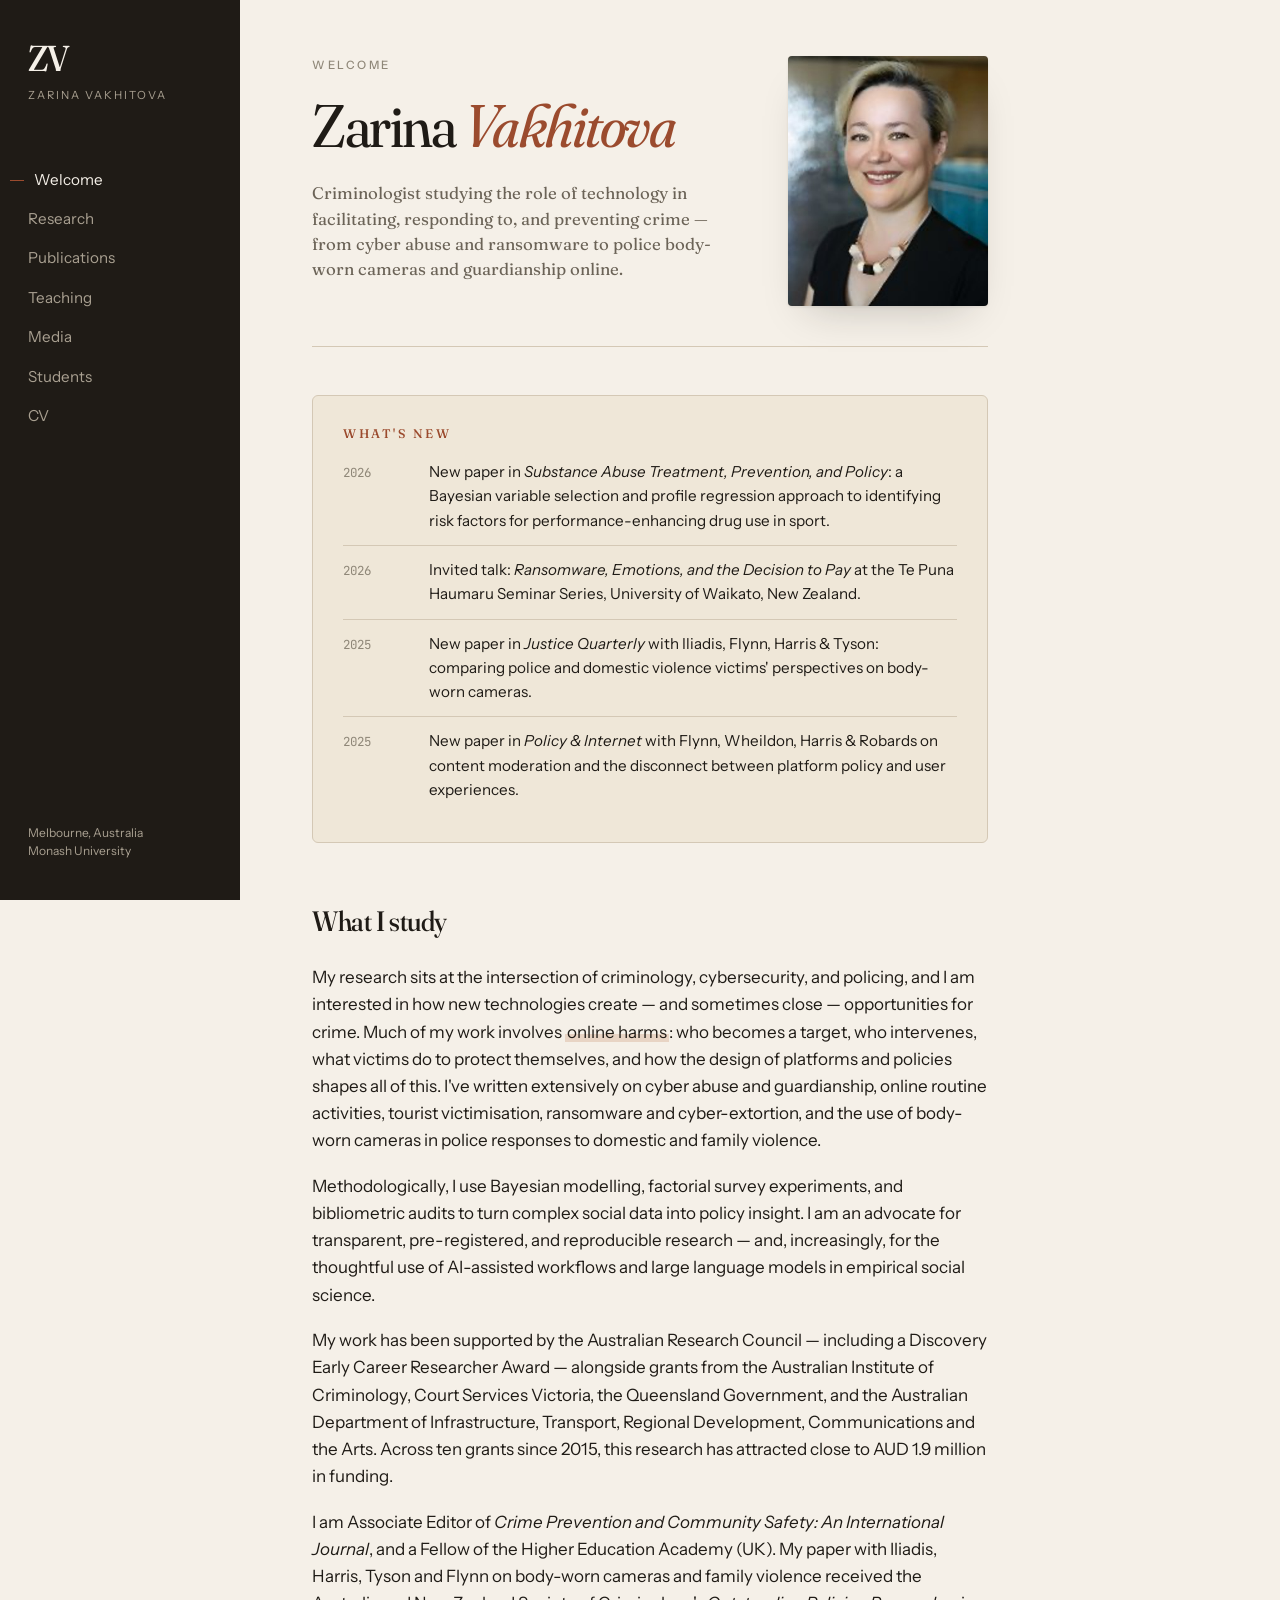
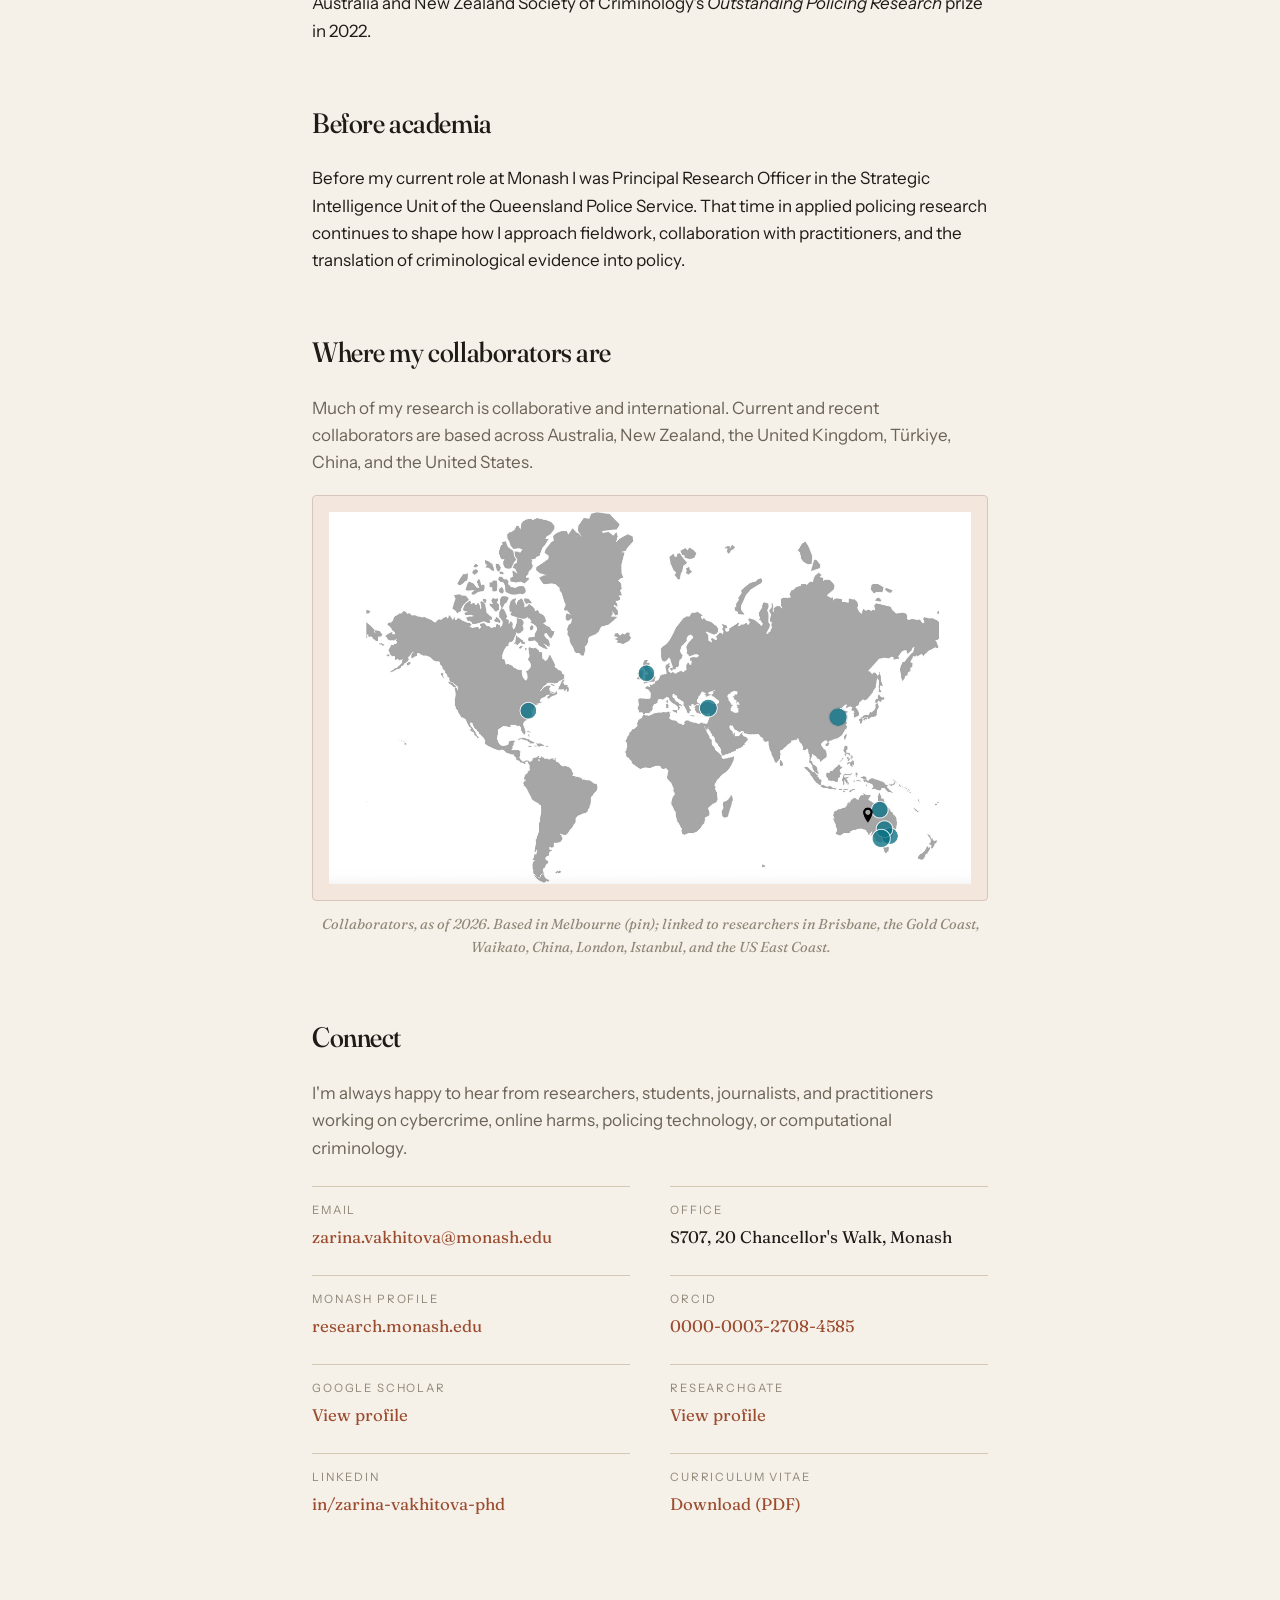
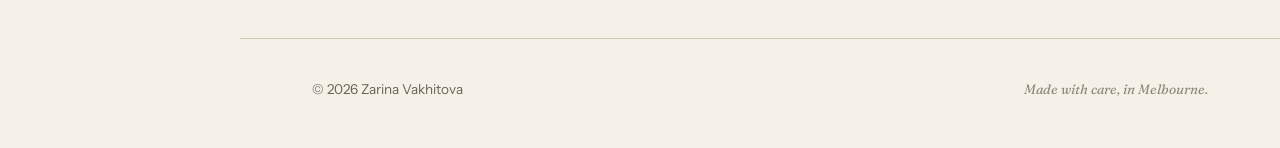
<file: index.html>
<!DOCTYPE html>
<html lang="en">
<head>

<meta charset="UTF-8">
<meta name="viewport" content="width=device-width, initial-scale=1.0">
<title>Zarina Vakhitova | Criminologist</title>
<meta name="description" content="Dr Zarina Vakhitova is a criminologist at Monash University studying the role of technology in facilitating, responding to, and preventing crime.">
<link rel="preconnect" href="https://fonts.googleapis.com">
<link rel="preconnect" href="https://fonts.gstatic.com" crossorigin>
<link href="https://fonts.googleapis.com/css2?family=Fraunces:ital,opsz,wght@0,9..144,300;0,9..144,400;0,9..144,500;0,9..144,600;0,9..144,700;1,9..144,400&family=Instrument+Sans:ital,wght@0,400;0,500;0,600;1,400&family=JetBrains+Mono:wght@400;500&display=swap" rel="stylesheet">
<link rel="stylesheet" href="styles.css">
<link rel="icon" type="image/svg+xml" href="/favicon-alt-light.svg?v=3">
<link rel="icon" type="image/png" sizes="32x32" href="/favicon-32x32.png?v=3">
<link rel="icon" href="/favicon.ico?v=3">
<link rel="apple-touch-icon" sizes="180x180" href="/apple-touch-icon.png?v=3">
</head>
<body>
<div class="layout">

  <aside class="sidebar">
    <div>
      <a href="index.html" class="logo">ZV</a>
      <div class="logo-sub">Zarina Vakhitova</div>

      <nav class="main-nav">
        <a href="index.html" class="active">Welcome</a>
        <a href="research.html">Research</a>
        <a href="publications.html">Publications</a>
        <a href="teaching.html">Teaching</a>
        <a href="media.html">Media</a>
        <a href="students.html">Students</a>
        <a href="cv.pdf" target="_blank" rel="noopener">CV</a>
      </nav>
    </div>

    <div class="sidebar-footer">
      Melbourne, Australia<br>
      Monash University
    </div>
  </aside>

  <main>

    <div class="hero">
      <div>
        <div class="eyebrow">Welcome</div>
        <h1 class="name">Zarina <em>Vakhitova</em></h1>

        <div class="affiliations">
          Criminologist studying the role of technology in facilitating, responding to, and preventing crime — from cyber abuse and ransomware to police body-worn cameras and guardianship online.
        </div>
      </div>

      <div class="hero-photo">
        <img src="ZarinaV_portrait.jpg" alt="Zarina Vakhitova">
      </div>
    </div>

    <div class="whats-new">
      <h3>What's New</h3>
      <div class="news-item">
        <div class="news-date">2026</div>
        <div class="news-body">New paper in <em>Substance Abuse Treatment, Prevention, and Policy</em>: a Bayesian variable selection and profile regression approach to identifying risk factors for performance-enhancing drug use in sport.</div>
      </div>
      <div class="news-item">
        <div class="news-date">2026</div>
        <div class="news-body">Invited talk: <em>Ransomware, Emotions, and the Decision to Pay</em> at the Te Puna Haumaru Seminar Series, University of Waikato, New Zealand.</div>
      </div>
      <div class="news-item">
        <div class="news-date">2025</div>
        <div class="news-body">New paper in <em>Justice Quarterly</em> with Iliadis, Flynn, Harris &amp; Tyson: comparing police and domestic violence victims' perspectives on body-worn cameras.</div>
      </div>
      <div class="news-item">
        <div class="news-date">2025</div>
        <div class="news-body">New paper in <em>Policy &amp; Internet</em> with Flynn, Wheildon, Harris &amp; Robards on content moderation and the disconnect between platform policy and user experiences.</div>
      </div>
    </div>

    <section id="about">
      <h2>What I study</h2>

      <p>My research sits at the intersection of criminology, cybersecurity, and policing, and I am interested in how new technologies create — and sometimes close — opportunities for crime. Much of my work involves <span class="highlight">online harms</span>: who becomes a target, who intervenes, what victims do to protect themselves, and how the design of platforms and policies shapes all of this. I've written extensively on cyber abuse and guardianship, online routine activities, tourist victimisation, ransomware and cyber-extortion, and the use of body-worn cameras in police responses to domestic and family violence.</p>

      <p>Methodologically, I use Bayesian modelling, factorial survey experiments, and bibliometric audits to turn complex social data into policy insight. I am an advocate for transparent, pre-registered, and reproducible research — and, increasingly, for the thoughtful use of AI-assisted workflows and large language models in empirical social science.</p>

      <p>My work has been supported by the Australian Research Council — including a Discovery Early Career Researcher Award — alongside grants from the Australian Institute of Criminology, Court Services Victoria, the Queensland Government, and the Australian Department of Infrastructure, Transport, Regional Development, Communications and the Arts. Across ten grants since 2015, this research has attracted close to AUD 1.9&nbsp;million in funding.</p>

      <p>I am Associate Editor of <em>Crime Prevention and Community Safety: An International Journal</em>, and a Fellow of the Higher Education Academy (UK). My paper with Iliadis, Harris, Tyson and Flynn on body-worn cameras and family violence received the Australia and New Zealand Society of Criminology's <em>Outstanding Policing Research</em> prize in 2022.</p>
    </section>

    <section id="before-academia">
      <h2>Before academia</h2>
      <p>Before my current role at Monash I was Principal Research Officer in the Strategic Intelligence Unit of the Queensland Police Service. That time in applied policing research continues to shape how I approach fieldwork, collaboration with practitioners, and the translation of criminological evidence into policy.</p>
    </section>

    <section id="collaborations">
      <h2>Where my collaborators are</h2>
      <p class="muted" style="max-width: 60ch;">Much of my research is collaborative and international. Current and recent collaborators are based across Australia, New&nbsp;Zealand, the United Kingdom, Türkiye, China, and the United States.</p>
      <div class="map-block">
        <img src="collaborations-map.png" alt="World map showing collaborator locations across Australia, New Zealand, China, the UK, Türkiye, and the US.">
        <div class="map-caption">Collaborators, as of 2026. Based in Melbourne (pin); linked to researchers in Brisbane, the Gold Coast, Waikato, China, London, Istanbul, and the US East Coast.</div>
      </div>
    </section>

    <section id="connect">
      <h2>Connect</h2>
      <p class="muted" style="max-width: 60ch;">I'm always happy to hear from researchers, students, journalists, and practitioners working on cybercrime, online harms, policing technology, or computational criminology.</p>

      <div class="connect-grid">
        <div class="connect-item">
          <div class="label">Email</div>
          <a href="mailto:zarina.vakhitova@monash.edu">zarina.vakhitova@monash.edu</a>
        </div>
        <div class="connect-item">
          <div class="label">Office</div>
          <a href="#" style="color: var(--ink); border: none;">S707, 20 Chancellor's Walk, Monash</a>
        </div>
        <div class="connect-item">
          <div class="label">Monash Profile</div>
          <a href="https://research.monash.edu/en/persons/zarina-vakhitova" target="_blank" rel="noopener">research.monash.edu</a>
        </div>
        <div class="connect-item">
          <div class="label">ORCID</div>
          <a href="https://orcid.org/0000-0003-2708-4585" target="_blank" rel="noopener">0000-0003-2708-4585</a>
        </div>
        <div class="connect-item">
          <div class="label">Google Scholar</div>
          <a href="https://scholar.google.com.au/citations?user=HDpmqrgAAAAJ&hl=en" target="_blank" rel="noopener">View profile</a>
        </div>
        <div class="connect-item">
          <div class="label">ResearchGate</div>
          <a href="https://www.researchgate.net/profile/Zarina-Vakhitova" target="_blank" rel="noopener">View profile</a>
        </div>
        <div class="connect-item">
          <div class="label">LinkedIn</div>
          <a href="https://www.linkedin.com/in/zarina-vakhitova-phd-aa4309151/" target="_blank" rel="noopener">in/zarina-vakhitova-phd</a>
        </div>
        <div class="connect-item">
          <div class="label">Curriculum Vitae</div>
          <a href="cv.pdf" target="_blank" rel="noopener">Download (PDF)</a>
        </div>
      </div>
    </section>

  </main>

  <footer>
    <div>© 2026 Zarina Vakhitova</div>
    <div class="sig">Made with care, in Melbourne.</div>
  </footer>

</div>
</body>
</html>
</file>
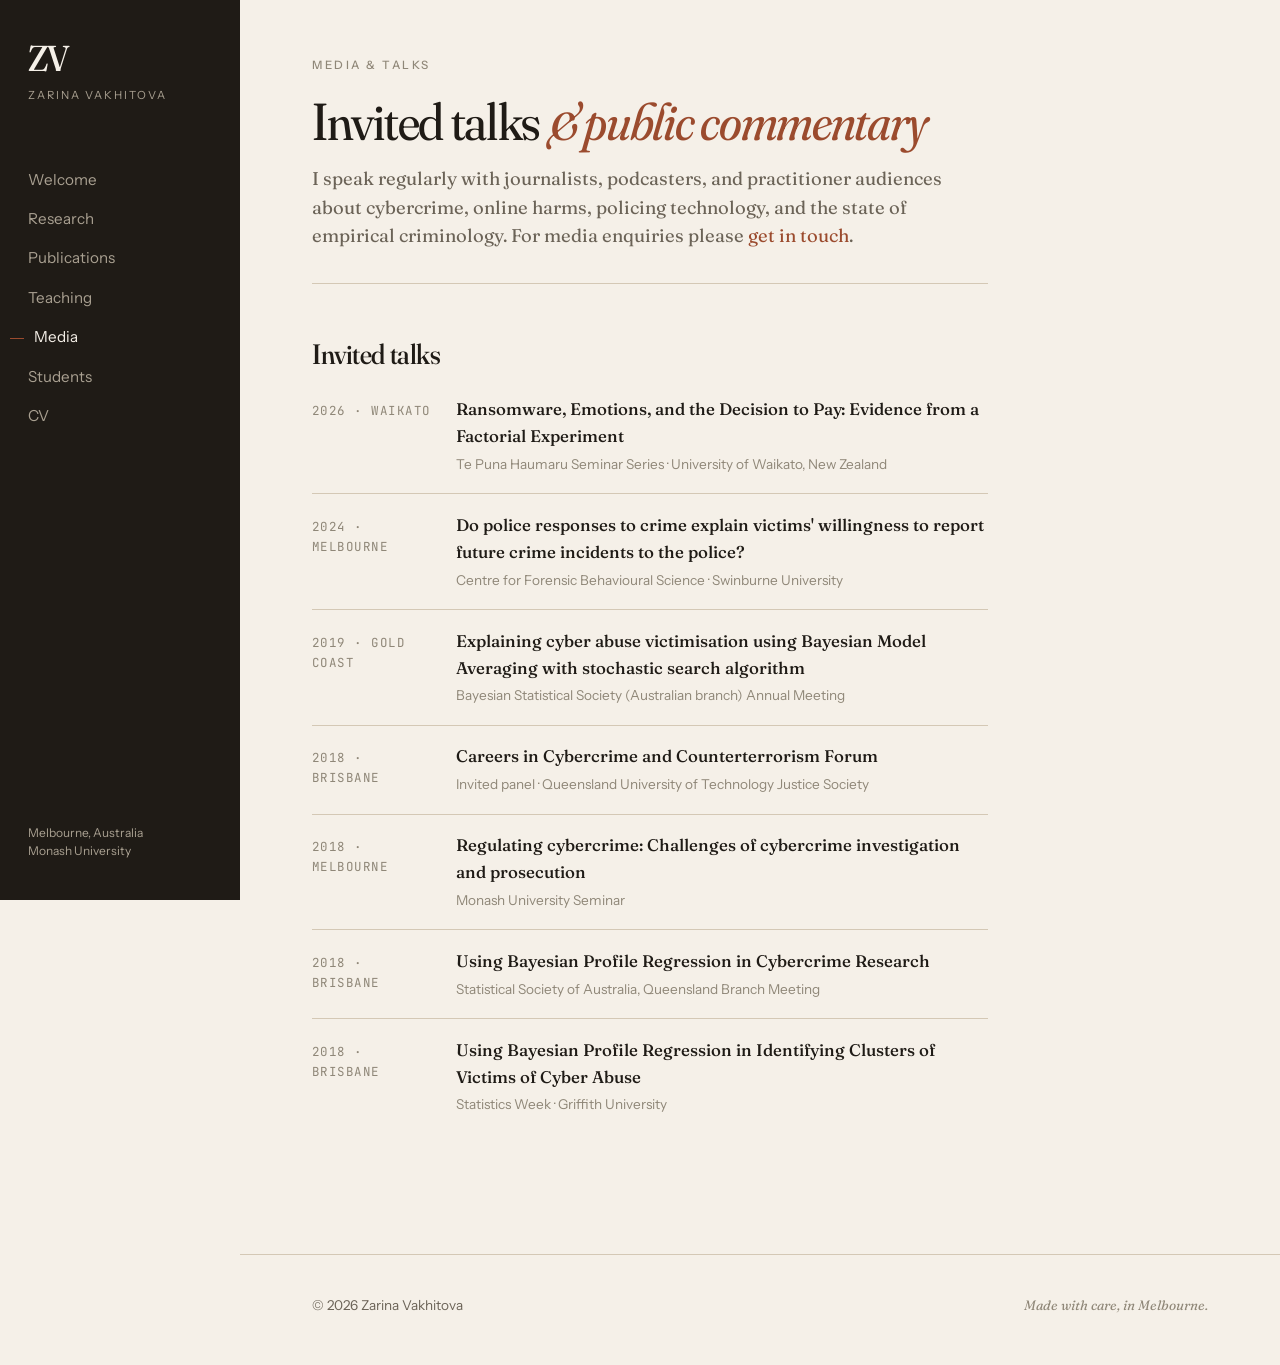
<file: media.html>
<!DOCTYPE html>
<html lang="en">
<head>
<meta charset="UTF-8">
<meta name="viewport" content="width=device-width, initial-scale=1.0">
<title>Media &amp; Talks | Zarina Vakhitova</title>
<meta name="description" content="Invited talks, public commentary, and media coverage by Zarina Vakhitova.">
<link rel="preconnect" href="https://fonts.googleapis.com">
<link rel="preconnect" href="https://fonts.gstatic.com" crossorigin>
<link href="https://fonts.googleapis.com/css2?family=Fraunces:ital,opsz,wght@0,9..144,300;0,9..144,400;0,9..144,500;0,9..144,600;0,9..144,700;1,9..144,400&family=Instrument+Sans:ital,wght@0,400;0,500;0,600;1,400&family=JetBrains+Mono:wght@400;500&display=swap" rel="stylesheet">
<link rel="stylesheet" href="styles.css">
<link rel="icon" type="image/svg+xml" href="/favicon-alt-light.svg?v=3">
<link rel="icon" type="image/png" sizes="32x32" href="/favicon-32x32.png?v=3">
<link rel="icon" href="/favicon.ico?v=3">
<link rel="apple-touch-icon" sizes="180x180" href="/apple-touch-icon.png?v=3">
</head>
<body>
<div class="layout">

  <aside class="sidebar">
    <div>
      <a href="index.html" class="logo">ZV</a>
      <div class="logo-sub">Zarina Vakhitova</div>
      <nav class="main-nav">
        <a href="index.html">Welcome</a>
        <a href="research.html">Research</a>
        <a href="publications.html">Publications</a>
        <a href="teaching.html">Teaching</a>
        <a href="media.html" class="active">Media</a>
        <a href="students.html">Students</a>
        <a href="cv.pdf" target="_blank" rel="noopener">CV</a>
      </nav>
    </div>
    <div class="sidebar-footer">Melbourne, Australia<br>Monash University</div>
  </aside>

  <main>

    <div class="page-hero">
      <div class="eyebrow">Media &amp; Talks</div>
      <h1>Invited talks <em>& public commentary</em></h1>
      <p class="lede">I speak regularly with journalists, podcasters, and practitioner audiences about cybercrime, online harms, policing technology, and the state of empirical criminology. For media enquiries please <a href="mailto:zarina.vakhitova@monash.edu">get in touch</a>.</p>
    </div>

    <section>
      <h2>Invited talks</h2>
      <div class="media-item">
        <div class="media-outlet">2026 · Waikato</div>
        <div>
          <div class="media-title">Ransomware, Emotions, and the Decision to Pay: Evidence from a Factorial Experiment</div>
          <div class="media-date">Te Puna Haumaru Seminar Series · University of Waikato, New Zealand</div>
        </div>
      </div>
      <div class="media-item">
        <div class="media-outlet">2024 · Melbourne</div>
        <div>
          <div class="media-title">Do police responses to crime explain victims' willingness to report future crime incidents to the police?</div>
          <div class="media-date">Centre for Forensic Behavioural Science · Swinburne University</div>
        </div>
      </div>
      <div class="media-item">
        <div class="media-outlet">2019 · Gold Coast</div>
        <div>
          <div class="media-title">Explaining cyber abuse victimisation using Bayesian Model Averaging with stochastic search algorithm</div>
          <div class="media-date">Bayesian Statistical Society (Australian branch) Annual Meeting</div>
        </div>
      </div>
      <div class="media-item">
        <div class="media-outlet">2018 · Brisbane</div>
        <div>
          <div class="media-title">Careers in Cybercrime and Counterterrorism Forum</div>
          <div class="media-date">Invited panel · Queensland University of Technology Justice Society</div>
        </div>
      </div>
      <div class="media-item">
        <div class="media-outlet">2018 · Melbourne</div>
        <div>
          <div class="media-title">Regulating cybercrime: Challenges of cybercrime investigation and prosecution</div>
          <div class="media-date">Monash University Seminar</div>
        </div>
      </div>
      <div class="media-item">
        <div class="media-outlet">2018 · Brisbane</div>
        <div>
          <div class="media-title">Using Bayesian Profile Regression in Cybercrime Research</div>
          <div class="media-date">Statistical Society of Australia, Queensland Branch Meeting</div>
        </div>
      </div>
      <div class="media-item">
        <div class="media-outlet">2018 · Brisbane</div>
        <div>
          <div class="media-title">Using Bayesian Profile Regression in Identifying Clusters of Victims of Cyber Abuse</div>
          <div class="media-date">Statistics Week · Griffith University</div>
        </div>
      </div>
    </section>

  </main>

  <footer>
    <div>© 2026 Zarina Vakhitova</div>
    <div class="sig">Made with care, in Melbourne.</div>
  </footer>

</div>
</body>
</html>
</file>
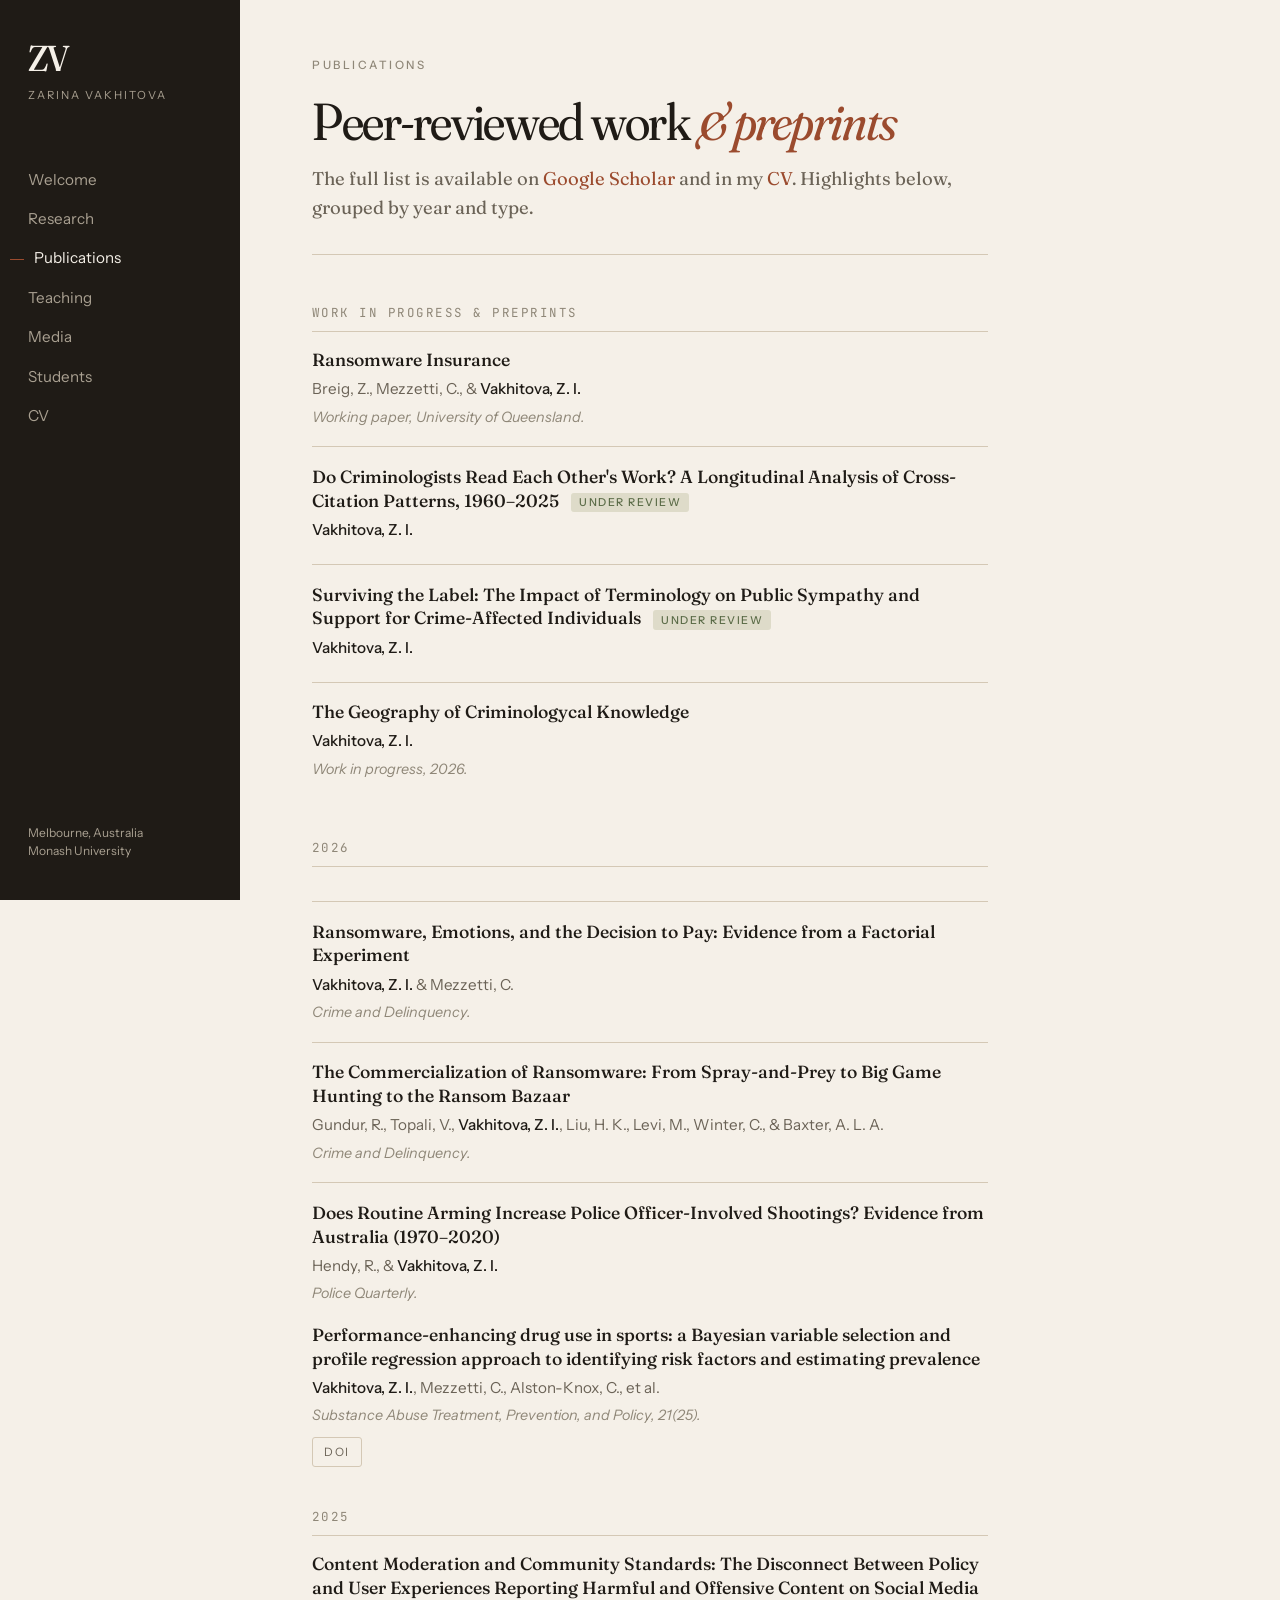
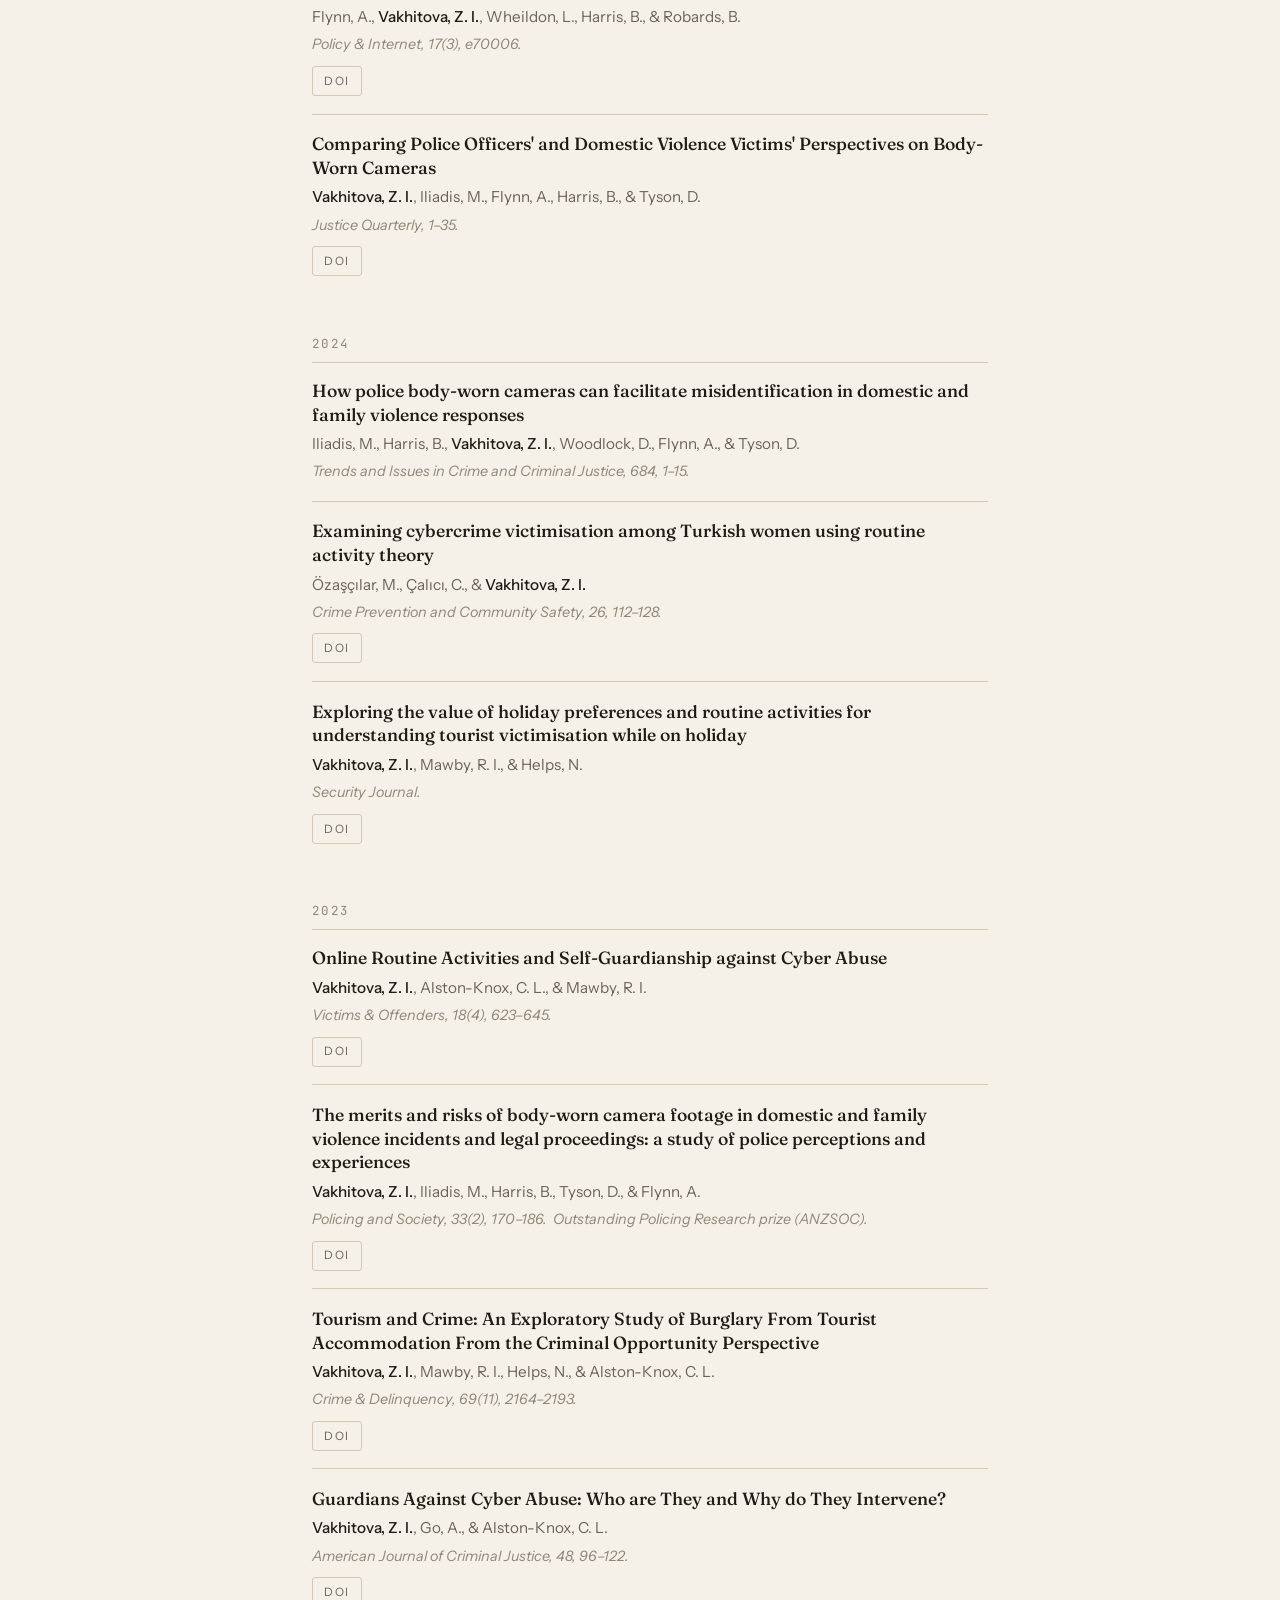
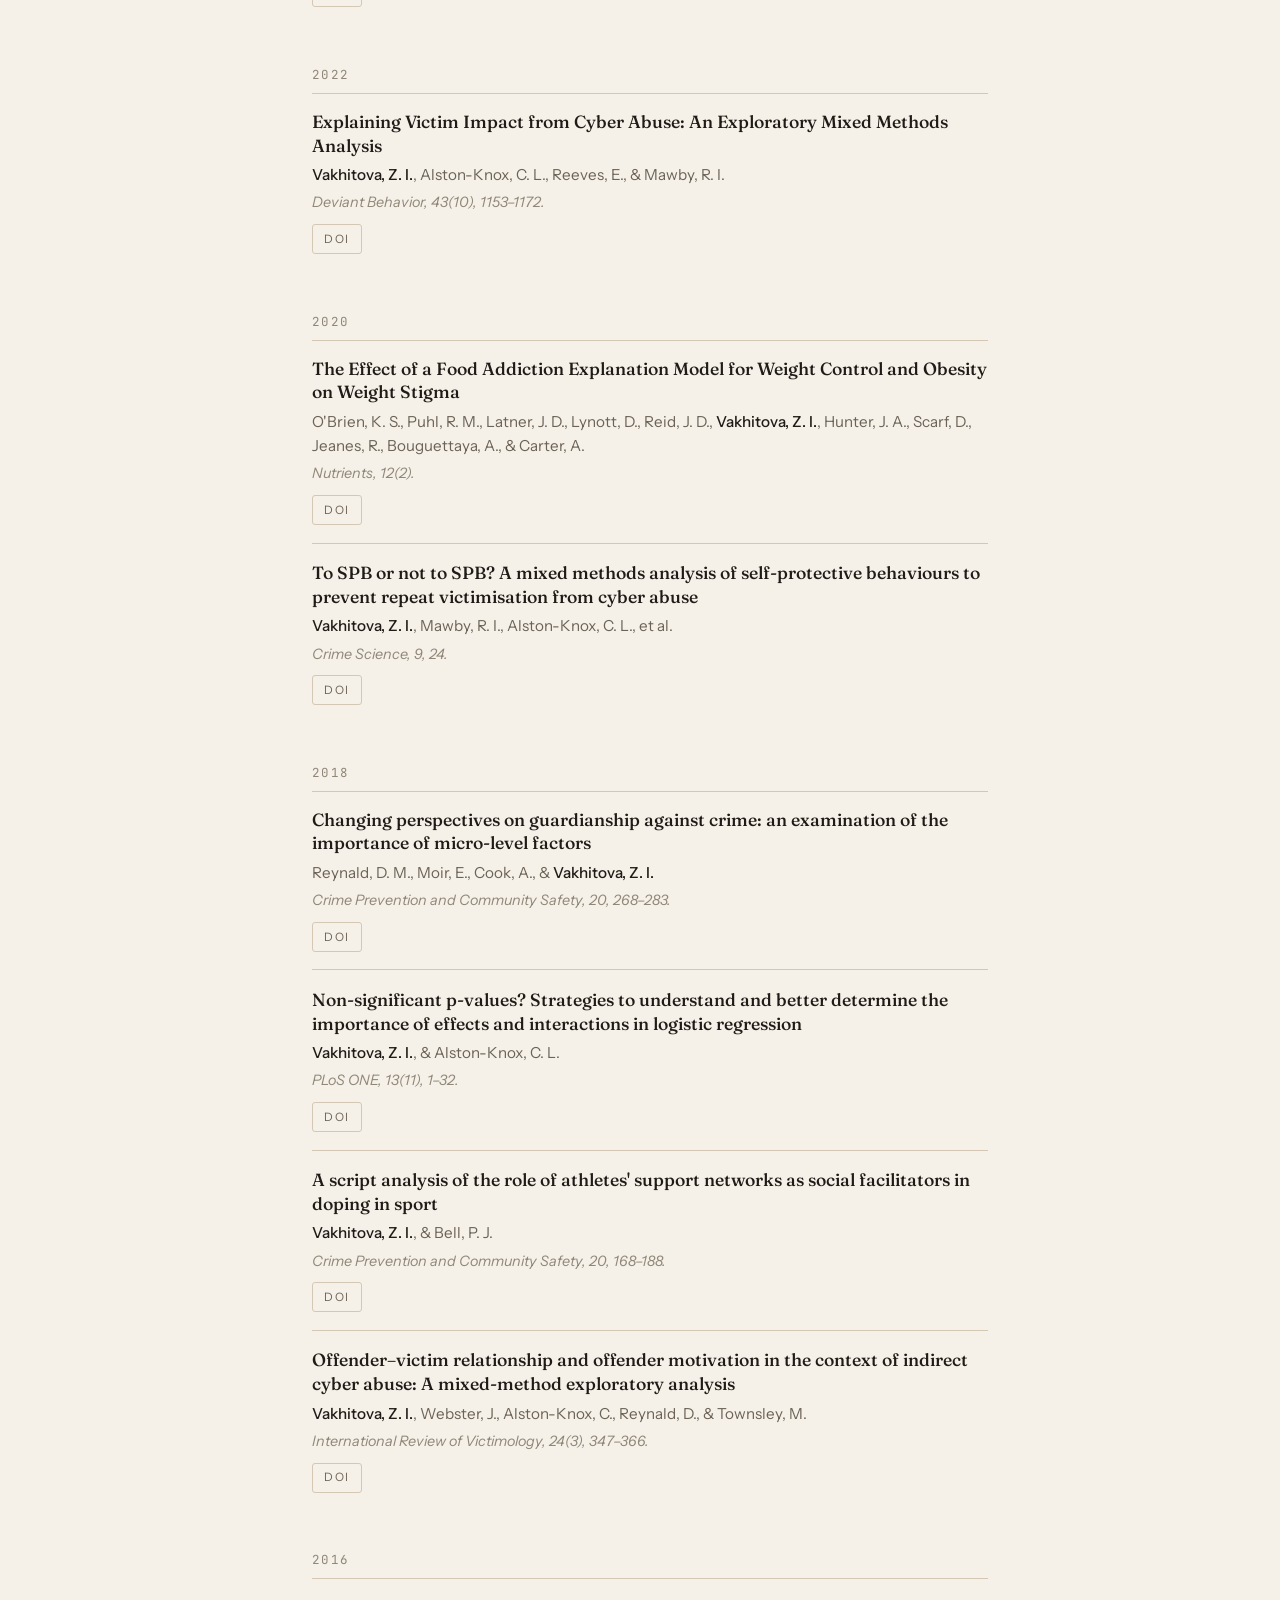
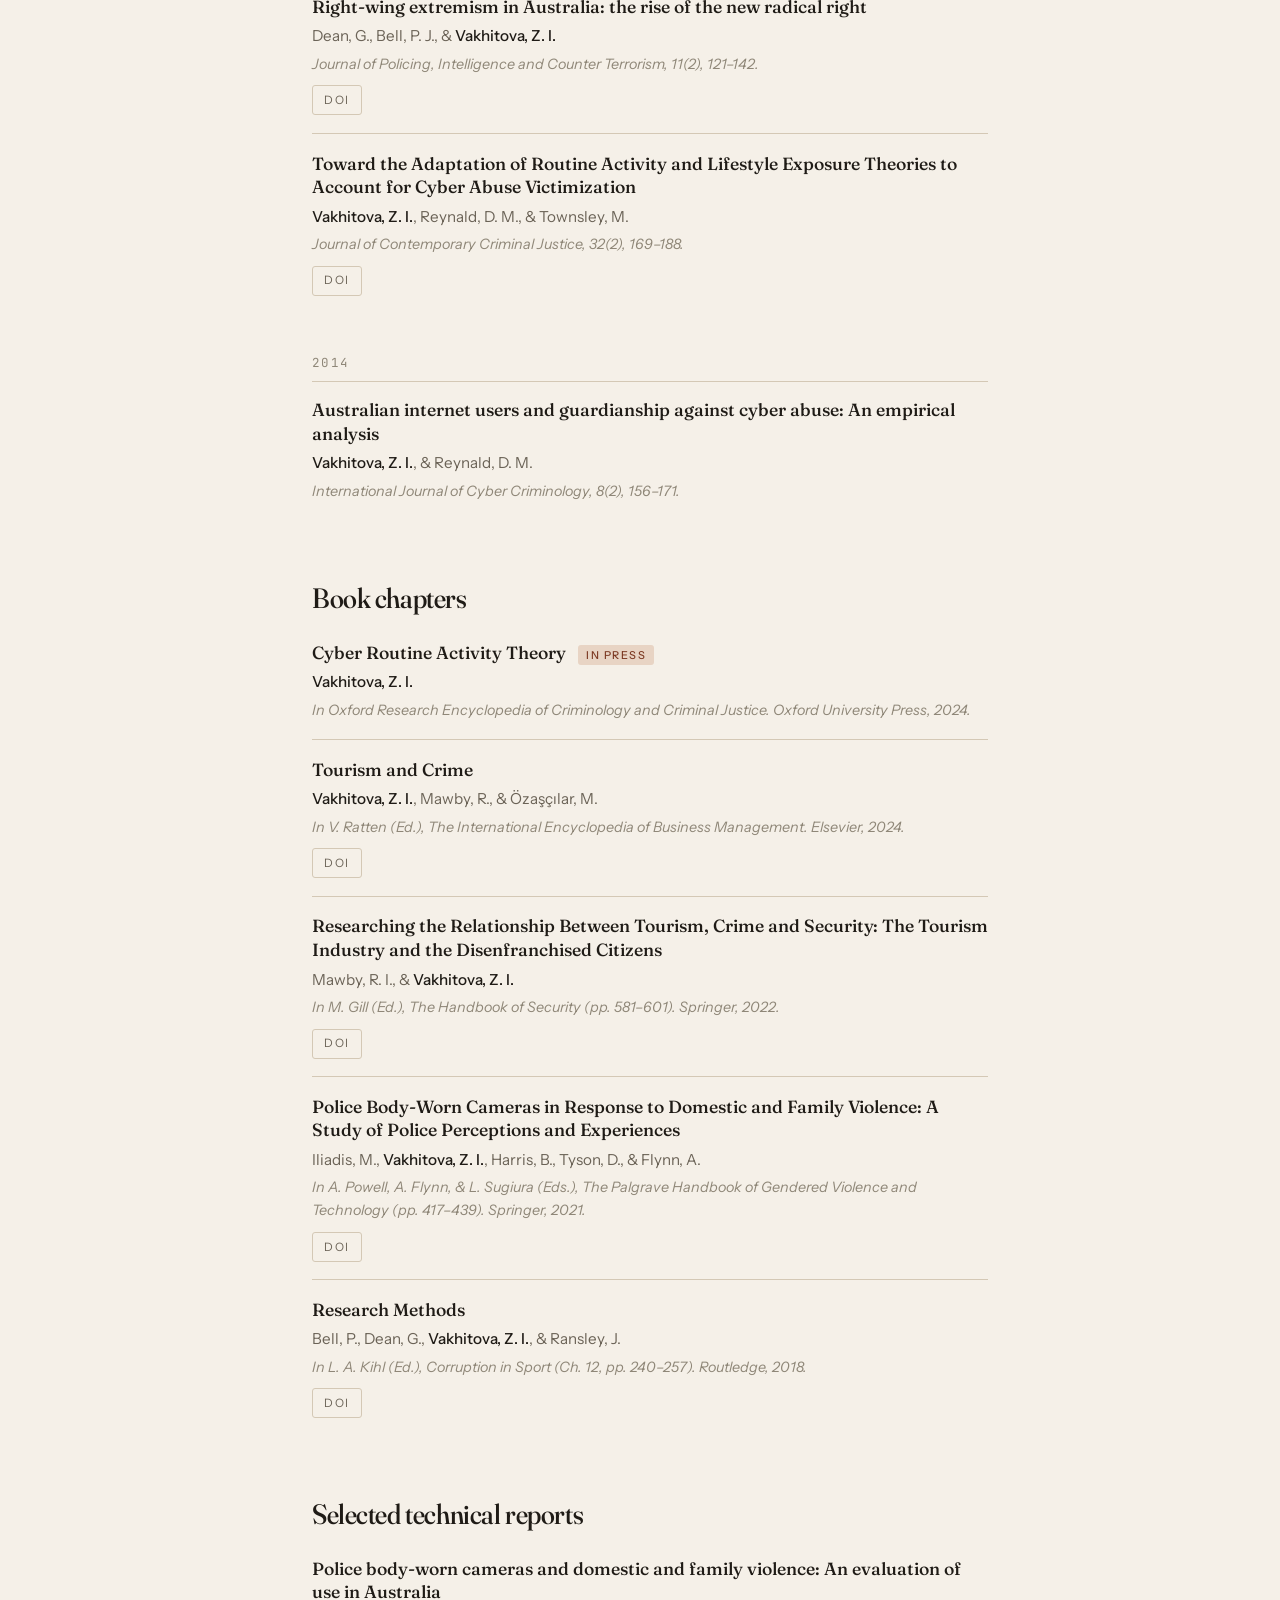
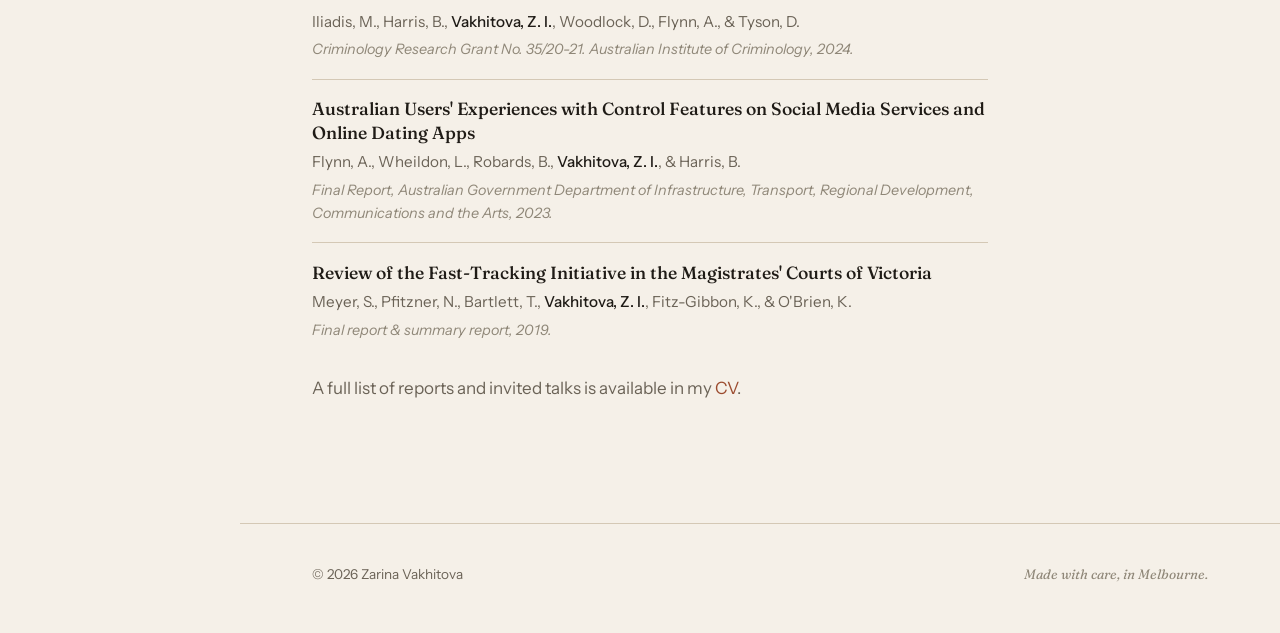
<file: publications.html>
<!DOCTYPE html>
<html lang="en">
<head>
<meta charset="UTF-8">
<meta name="viewport" content="width=device-width, initial-scale=1.0">
<title>Publications | Zarina Vakhitova</title>
<meta name="description" content="Publications by Zarina Vakhitova on cyber abuse, ransomware, police technology, tourism and crime, and computational criminology.">
<link rel="preconnect" href="https://fonts.googleapis.com">
<link rel="preconnect" href="https://fonts.gstatic.com" crossorigin>
<link href="https://fonts.googleapis.com/css2?family=Fraunces:ital,opsz,wght@0,9..144,300;0,9..144,400;0,9..144,500;0,9..144,600;0,9..144,700;1,9..144,400&family=Instrument+Sans:ital,wght@0,400;0,500;0,600;1,400&family=JetBrains+Mono:wght@400;500&display=swap" rel="stylesheet">
<link rel="stylesheet" href="styles.css">
<link rel="icon" type="image/svg+xml" href="/favicon-alt-light.svg?v=3">
<link rel="icon" type="image/png" sizes="32x32" href="/favicon-32x32.png?v=3">
<link rel="icon" href="/favicon.ico?v=3">
<link rel="apple-touch-icon" sizes="180x180" href="/apple-touch-icon.png?v=3">
</head>
<body>
<div class="layout">

  <aside class="sidebar">
    <div>
      <a href="index.html" class="logo">ZV</a>
      <div class="logo-sub">Zarina Vakhitova</div>
      <nav class="main-nav">
        <a href="index.html">Welcome</a>
        <a href="research.html">Research</a>
        <a href="publications.html" class="active">Publications</a>
        <a href="teaching.html">Teaching</a>
        <a href="media.html">Media</a>
        <a href="students.html">Students</a>
        <a href="cv.pdf" target="_blank" rel="noopener">CV</a>
      </nav>
    </div>
    <div class="sidebar-footer">Melbourne, Australia<br>Monash University</div>
  </aside>

  <main>

    <div class="page-hero">
      <div class="eyebrow">Publications</div>
      <h1>Peer-reviewed work <em>& preprints</em></h1>
      <p class="lede">The full list is available on <a href="https://scholar.google.com.au/citations?user=HDpmqrgAAAAJ&hl=en" target="_blank" rel="noopener">Google Scholar</a> and in my <a href="cv.pdf" target="_blank" rel="noopener">CV</a>. Highlights below, grouped by year and type.</p>
    </div>

    <section>

      <div class="pub-year">Work in progress &amp; preprints</div>
      <ul class="pub-list">
        <li class="pub-item">
          <div class="pub-title">Ransomware Insurance</div>
          <div class="pub-authors">Breig, Z., Mezzetti, C., &amp; <strong>Vakhitova, Z. I.</strong></div>
          <div class="pub-venue">Working paper, University of Queensland.</div>
        </li>
        <li class="pub-item">
          <div class="pub-title">Do Criminologists Read Each Other's Work? A Longitudinal Analysis of Cross-Citation Patterns, 1960–2025 <span class="tag review">Under review</span></div>
          <div class="pub-authors"><strong>Vakhitova, Z. I.</strong></div>
        </li>
        <li class="pub-item">
          <div class="pub-title">Surviving the Label: The Impact of Terminology on Public Sympathy and Support for Crime-Affected Individuals <span class="tag review">Under review</span></div>
          <div class="pub-authors"><strong>Vakhitova, Z. I.</strong></div>
        </li>
        <li class="pub-item">
          <div class="pub-title">The Geography of Criminologycal Knowledge</div>
          <div class="pub-authors"><strong>Vakhitova, Z. I.</strong></div>
          <div class="pub-venue">Work in progress, 2026.</div>
        </li>
      </ul>

      <div class="pub-year">2026</div>
      <ul class="pub-list">
        <li class="pub-item">
          <li class="pub-item">
          <div class="pub-title">Ransomware, Emotions, and the Decision to Pay: Evidence from a Factorial Experiment</div>
          <div class="pub-authors"><strong>Vakhitova, Z. I.</strong> &amp; Mezzetti, C.</div>
          <div class="pub-venue">Crime and Delinquency.</div>
        </li>
        <li class="pub-item">
          <div class="pub-title">The Commercialization of Ransomware: From Spray-and-Prey to Big Game Hunting to the Ransom Bazaar</div>
          <div class="pub-authors">Gundur, R., Topali, V., <strong>Vakhitova, Z. I.</strong>, Liu, H. K., Levi, M., Winter, C., &amp; Baxter, A. L. A.</div>
         <div class="pub-venue">Crime and Delinquency.</div>
        </li>
        <li class="pub-item">
          <div class="pub-title">Does Routine Arming Increase Police Officer-Involved Shootings? Evidence from Australia (1970–2020)</div>
          <div class="pub-authors">Hendy, R., &amp; <strong>Vakhitova, Z. I.</strong></div>
          <div class="pub-venue">Police Quarterly.</div>
        </li>
          <div class="pub-title">Performance-enhancing drug use in sports: a Bayesian variable selection and profile regression approach to identifying risk factors and estimating prevalence</div>
          <div class="pub-authors"><strong>Vakhitova, Z. I.</strong>, Mezzetti, C., Alston-Knox, C., et al.</div>
          <div class="pub-venue">Substance Abuse Treatment, Prevention, and Policy, 21(25).</div>
          <div class="pub-links"><a href="https://doi.org/10.1186/s13011-025-00699-x" target="_blank" rel="noopener">DOI</a></div>
        </li>
      </ul>

      <div class="pub-year">2025</div>
      <ul class="pub-list">
        <li class="pub-item">
          <div class="pub-title">Content Moderation and Community Standards: The Disconnect Between Policy and User Experiences Reporting Harmful and Offensive Content on Social Media</div>
          <div class="pub-authors">Flynn, A., <strong>Vakhitova, Z. I.</strong>, Wheildon, L., Harris, B., &amp; Robards, B.</div>
          <div class="pub-venue">Policy &amp; Internet, 17(3), e70006.</div>
          <div class="pub-links"><a href="https://doi.org/10.1002/poi3.70006" target="_blank" rel="noopener">DOI</a></div>
        </li>
        <li class="pub-item">
          <div class="pub-title">Comparing Police Officers' and Domestic Violence Victims' Perspectives on Body-Worn Cameras</div>
          <div class="pub-authors"><strong>Vakhitova, Z. I.</strong>, Iliadis, M., Flynn, A., Harris, B., &amp; Tyson, D.</div>
          <div class="pub-venue">Justice Quarterly, 1–35.</div>
          <div class="pub-links"><a href="https://doi.org/10.1080/07418825.2025.2600365" target="_blank" rel="noopener">DOI</a></div>
        </li>
      </ul>

      <div class="pub-year">2024</div>
      <ul class="pub-list">
        <li class="pub-item">
          <div class="pub-title">How police body-worn cameras can facilitate misidentification in domestic and family violence responses</div>
          <div class="pub-authors">Iliadis, M., Harris, B., <strong>Vakhitova, Z. I.</strong>, Woodlock, D., Flynn, A., &amp; Tyson, D.</div>
          <div class="pub-venue">Trends and Issues in Crime and Criminal Justice, 684, 1–15.</div>
        </li>
        <li class="pub-item">
          <div class="pub-title">Examining cybercrime victimisation among Turkish women using routine activity theory</div>
          <div class="pub-authors">Özaşçılar, M., Çalıcı, C., &amp; <strong>Vakhitova, Z. I.</strong></div>
          <div class="pub-venue">Crime Prevention and Community Safety, 26, 112–128.</div>
          <div class="pub-links"><a href="https://doi.org/10.1057/s41300-024-00201-y" target="_blank" rel="noopener">DOI</a></div>
        </li>
        <li class="pub-item">
          <div class="pub-title">Exploring the value of holiday preferences and routine activities for understanding tourist victimisation while on holiday</div>
          <div class="pub-authors"><strong>Vakhitova, Z. I.</strong>, Mawby, R. I., &amp; Helps, N.</div>
          <div class="pub-venue">Security Journal.</div>
          <div class="pub-links"><a href="https://doi.org/10.1057/s41284-024-00430-8" target="_blank" rel="noopener">DOI</a></div>
        </li>
      </ul>

      <div class="pub-year">2023</div>
      <ul class="pub-list">
        <li class="pub-item">
          <div class="pub-title">Online Routine Activities and Self-Guardianship against Cyber Abuse</div>
          <div class="pub-authors"><strong>Vakhitova, Z. I.</strong>, Alston-Knox, C. L., &amp; Mawby, R. I.</div>
          <div class="pub-venue">Victims &amp; Offenders, 18(4), 623–645.</div>
          <div class="pub-links"><a href="https://doi.org/10.1080/15564886.2021.2022056" target="_blank" rel="noopener">DOI</a></div>
        </li>
        <li class="pub-item">
          <div class="pub-title">The merits and risks of body-worn camera footage in domestic and family violence incidents and legal proceedings: a study of police perceptions and experiences</div>
          <div class="pub-authors"><strong>Vakhitova, Z. I.</strong>, Iliadis, M., Harris, B., Tyson, D., &amp; Flynn, A.</div>
          <div class="pub-venue">Policing and Society, 33(2), 170–186. &nbsp;<em>Outstanding Policing Research prize (ANZSOC).</em></div>
          <div class="pub-links"><a href="https://doi.org/10.1080/10439463.2022.2082421" target="_blank" rel="noopener">DOI</a></div>
        </li>
        <li class="pub-item">
          <div class="pub-title">Tourism and Crime: An Exploratory Study of Burglary From Tourist Accommodation From the Criminal Opportunity Perspective</div>
          <div class="pub-authors"><strong>Vakhitova, Z. I.</strong>, Mawby, R. I., Helps, N., &amp; Alston-Knox, C. L.</div>
          <div class="pub-venue">Crime &amp; Delinquency, 69(11), 2164–2193.</div>
          <div class="pub-links"><a href="https://doi.org/10.1177/00111287221106962" target="_blank" rel="noopener">DOI</a></div>
        </li>
        <li class="pub-item">
          <div class="pub-title">Guardians Against Cyber Abuse: Who are They and Why do They Intervene?</div>
          <div class="pub-authors"><strong>Vakhitova, Z. I.</strong>, Go, A., &amp; Alston-Knox, C. L.</div>
          <div class="pub-venue">American Journal of Criminal Justice, 48, 96–122.</div>
          <div class="pub-links"><a href="https://doi.org/10.1007/s12103-021-09641-w" target="_blank" rel="noopener">DOI</a></div>
        </li>
      </ul>

      <div class="pub-year">2022</div>
      <ul class="pub-list">
        <li class="pub-item">
          <div class="pub-title">Explaining Victim Impact from Cyber Abuse: An Exploratory Mixed Methods Analysis</div>
          <div class="pub-authors"><strong>Vakhitova, Z. I.</strong>, Alston-Knox, C. L., Reeves, E., &amp; Mawby, R. I.</div>
          <div class="pub-venue">Deviant Behavior, 43(10), 1153–1172.</div>
          <div class="pub-links"><a href="https://doi.org/10.1080/01639625.2021.1921558" target="_blank" rel="noopener">DOI</a></div>
        </li>
      </ul>

      <div class="pub-year">2020</div>
      <ul class="pub-list">
        <li class="pub-item">
          <div class="pub-title">The Effect of a Food Addiction Explanation Model for Weight Control and Obesity on Weight Stigma</div>
          <div class="pub-authors">O'Brien, K. S., Puhl, R. M., Latner, J. D., Lynott, D., Reid, J. D., <strong>Vakhitova, Z. I.</strong>, Hunter, J. A., Scarf, D., Jeanes, R., Bouguettaya, A., &amp; Carter, A.</div>
          <div class="pub-venue">Nutrients, 12(2).</div>
          <div class="pub-links"><a href="https://doi.org/10.3390/nu12020294" target="_blank" rel="noopener">DOI</a></div>
        </li>
        <li class="pub-item">
          <div class="pub-title">To SPB or not to SPB? A mixed methods analysis of self-protective behaviours to prevent repeat victimisation from cyber abuse</div>
          <div class="pub-authors"><strong>Vakhitova, Z. I.</strong>, Mawby, R. I., Alston-Knox, C. L., et al.</div>
          <div class="pub-venue">Crime Science, 9, 24.</div>
          <div class="pub-links"><a href="https://doi.org/10.1186/s40163-020-00134-5" target="_blank" rel="noopener">DOI</a></div>
        </li>
      </ul>

      <div class="pub-year">2018</div>
      <ul class="pub-list">
        <li class="pub-item">
          <div class="pub-title">Changing perspectives on guardianship against crime: an examination of the importance of micro-level factors</div>
          <div class="pub-authors">Reynald, D. M., Moir, E., Cook, A., &amp; <strong>Vakhitova, Z. I.</strong></div>
          <div class="pub-venue">Crime Prevention and Community Safety, 20, 268–283.</div>
          <div class="pub-links"><a href="https://doi.org/10.1057/s41300-018-0049-4" target="_blank" rel="noopener">DOI</a></div>
        </li>
        <li class="pub-item">
          <div class="pub-title">Non-significant p-values? Strategies to understand and better determine the importance of effects and interactions in logistic regression</div>
          <div class="pub-authors"><strong>Vakhitova, Z. I.</strong>, &amp; Alston-Knox, C. L.</div>
          <div class="pub-venue">PLoS ONE, 13(11), 1–32.</div>
          <div class="pub-links"><a href="https://doi.org/10.1371/journal.pone.0205076" target="_blank" rel="noopener">DOI</a></div>
        </li>
        <li class="pub-item">
          <div class="pub-title">A script analysis of the role of athletes' support networks as social facilitators in doping in sport</div>
          <div class="pub-authors"><strong>Vakhitova, Z. I.</strong>, &amp; Bell, P. J.</div>
          <div class="pub-venue">Crime Prevention and Community Safety, 20, 168–188.</div>
          <div class="pub-links"><a href="https://doi.org/10.1057/s41300-018-0045-8" target="_blank" rel="noopener">DOI</a></div>
        </li>
        <li class="pub-item">
          <div class="pub-title">Offender–victim relationship and offender motivation in the context of indirect cyber abuse: A mixed-method exploratory analysis</div>
          <div class="pub-authors"><strong>Vakhitova, Z. I.</strong>, Webster, J., Alston-Knox, C., Reynald, D., &amp; Townsley, M.</div>
          <div class="pub-venue">International Review of Victimology, 24(3), 347–366.</div>
          <div class="pub-links"><a href="https://doi.org/10.1177/0269758017743073" target="_blank" rel="noopener">DOI</a></div>
        </li>
      </ul>

      <div class="pub-year">2016</div>
      <ul class="pub-list">
        <li class="pub-item">
          <div class="pub-title">Right-wing extremism in Australia: the rise of the new radical right</div>
          <div class="pub-authors">Dean, G., Bell, P. J., &amp; <strong>Vakhitova, Z. I.</strong></div>
          <div class="pub-venue">Journal of Policing, Intelligence and Counter Terrorism, 11(2), 121–142.</div>
          <div class="pub-links"><a href="https://doi.org/10.1080/18335330.2016.1231414" target="_blank" rel="noopener">DOI</a></div>
        </li>
        <li class="pub-item">
          <div class="pub-title">Toward the Adaptation of Routine Activity and Lifestyle Exposure Theories to Account for Cyber Abuse Victimization</div>
          <div class="pub-authors"><strong>Vakhitova, Z. I.</strong>, Reynald, D. M., &amp; Townsley, M.</div>
          <div class="pub-venue">Journal of Contemporary Criminal Justice, 32(2), 169–188.</div>
          <div class="pub-links"><a href="https://doi.org/10.1177/1043986215621379" target="_blank" rel="noopener">DOI</a></div>
        </li>
      </ul>

      <div class="pub-year">2014</div>
      <ul class="pub-list">
        <li class="pub-item">
          <div class="pub-title">Australian internet users and guardianship against cyber abuse: An empirical analysis</div>
          <div class="pub-authors"><strong>Vakhitova, Z. I.</strong>, &amp; Reynald, D. M.</div>
          <div class="pub-venue">International Journal of Cyber Criminology, 8(2), 156–171.</div>
        </li>
      </ul>

    </section>

    <section>
      <h2>Book chapters</h2>
      <ul class="pub-list">
        <li class="pub-item">
          <div class="pub-title">Cyber Routine Activity Theory <span class="tag">In press</span></div>
          <div class="pub-authors"><strong>Vakhitova, Z. I.</strong></div>
          <div class="pub-venue">In Oxford Research Encyclopedia of Criminology and Criminal Justice. Oxford University Press, 2024.</div>
        </li>
        <li class="pub-item">
          <div class="pub-title">Tourism and Crime</div>
          <div class="pub-authors"><strong>Vakhitova, Z. I.</strong>, Mawby, R., &amp; Özaşçılar, M.</div>
          <div class="pub-venue">In V. Ratten (Ed.), The International Encyclopedia of Business Management. Elsevier, 2024.</div>
          <div class="pub-links"><a href="https://doi.org/10.1016/B978-0-443-13701" target="_blank" rel="noopener">DOI</a></div>
        </li>
        <li class="pub-item">
          <div class="pub-title">Researching the Relationship Between Tourism, Crime and Security: The Tourism Industry and the Disenfranchised Citizens</div>
          <div class="pub-authors">Mawby, R. I., &amp; <strong>Vakhitova, Z. I.</strong></div>
          <div class="pub-venue">In M. Gill (Ed.), The Handbook of Security (pp. 581–601). Springer, 2022.</div>
          <div class="pub-links"><a href="https://doi.org/10.1007/978-3-030-91735-7_27" target="_blank" rel="noopener">DOI</a></div>
        </li>
        <li class="pub-item">
          <div class="pub-title">Police Body-Worn Cameras in Response to Domestic and Family Violence: A Study of Police Perceptions and Experiences</div>
          <div class="pub-authors">Iliadis, M., <strong>Vakhitova, Z. I.</strong>, Harris, B., Tyson, D., &amp; Flynn, A.</div>
          <div class="pub-venue">In A. Powell, A. Flynn, &amp; L. Sugiura (Eds.), The Palgrave Handbook of Gendered Violence and Technology (pp. 417–439). Springer, 2021.</div>
          <div class="pub-links"><a href="https://doi.org/10.1007/978-3-030-83734-1_21" target="_blank" rel="noopener">DOI</a></div>
        </li>
        <li class="pub-item">
          <div class="pub-title">Research Methods</div>
          <div class="pub-authors">Bell, P., Dean, G., <strong>Vakhitova, Z. I.</strong>, &amp; Ransley, J.</div>
          <div class="pub-venue">In L. A. Kihl (Ed.), Corruption in Sport (Ch. 12, pp. 240–257). Routledge, 2018.</div>
          <div class="pub-links"><a href="https://doi.org/10.4324/9781315677217" target="_blank" rel="noopener">DOI</a></div>
        </li>
      </ul>
    </section>

    <section>
      <h2>Selected technical reports</h2>
      <ul class="pub-list">
        <li class="pub-item">
          <div class="pub-title">Police body-worn cameras and domestic and family violence: An evaluation of use in Australia</div>
          <div class="pub-authors">Iliadis, M., Harris, B., <strong>Vakhitova, Z. I.</strong>, Woodlock, D., Flynn, A., &amp; Tyson, D.</div>
          <div class="pub-venue">Criminology Research Grant No. 35/20-21. Australian Institute of Criminology, 2024.</div>
        </li>
        <li class="pub-item">
          <div class="pub-title">Australian Users' Experiences with Control Features on Social Media Services and Online Dating Apps</div>
          <div class="pub-authors">Flynn, A., Wheildon, L., Robards, B., <strong>Vakhitova, Z. I.</strong>, &amp; Harris, B.</div>
          <div class="pub-venue">Final Report, Australian Government Department of Infrastructure, Transport, Regional Development, Communications and the Arts, 2023.</div>
        </li>
        <li class="pub-item">
          <div class="pub-title">Review of the Fast-Tracking Initiative in the Magistrates' Courts of Victoria</div>
          <div class="pub-authors">Meyer, S., Pfitzner, N., Bartlett, T., <strong>Vakhitova, Z. I.</strong>, Fitz-Gibbon, K., &amp; O'Brien, K.</div>
          <div class="pub-venue">Final report &amp; summary report, 2019.</div>
        </li>
      </ul>
      <p class="muted" style="margin-top: 1rem;">A full list of reports and invited talks is available in my <a href="cv.pdf" target="_blank" rel="noopener">CV</a>.</p>
    </section>

  </main>

  <footer>
    <div>© 2026 Zarina Vakhitova</div>
    <div class="sig">Made with care, in Melbourne.</div>
  </footer>

</div>
</body>
</html>
</file>
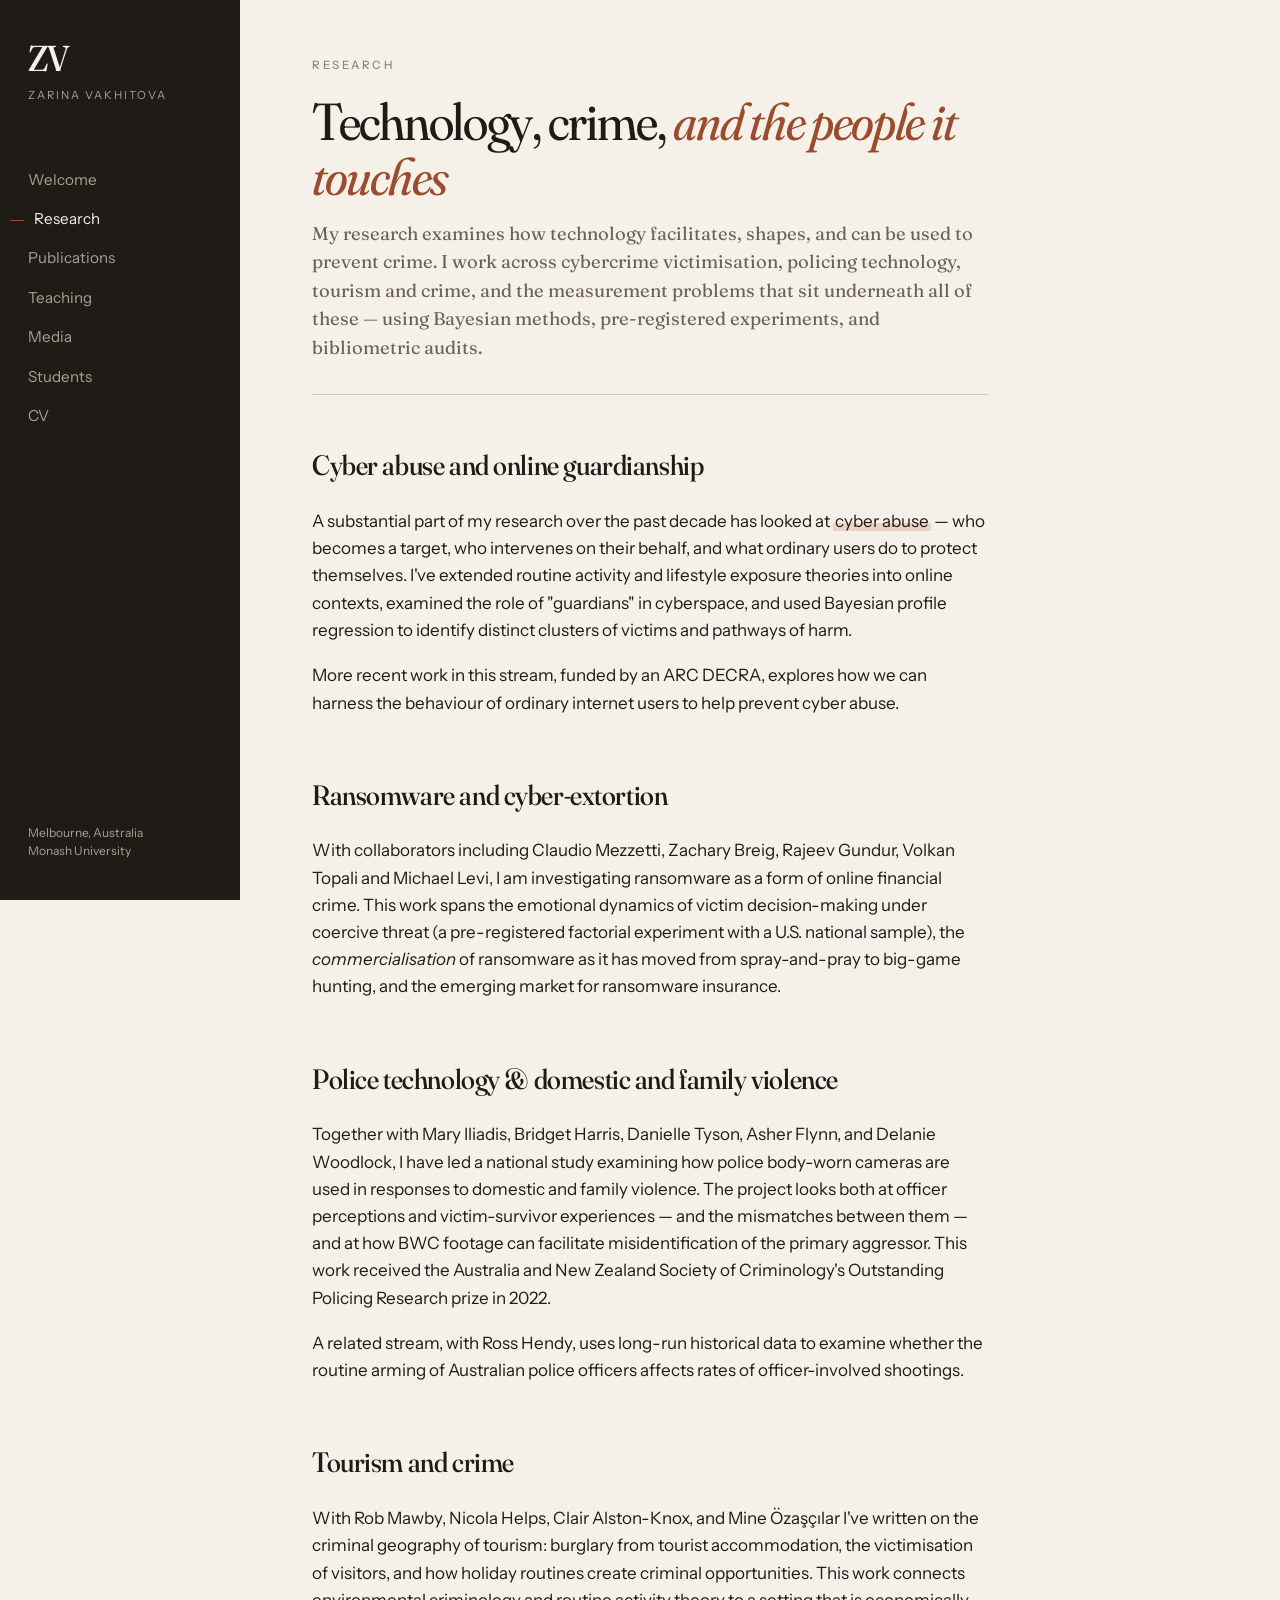
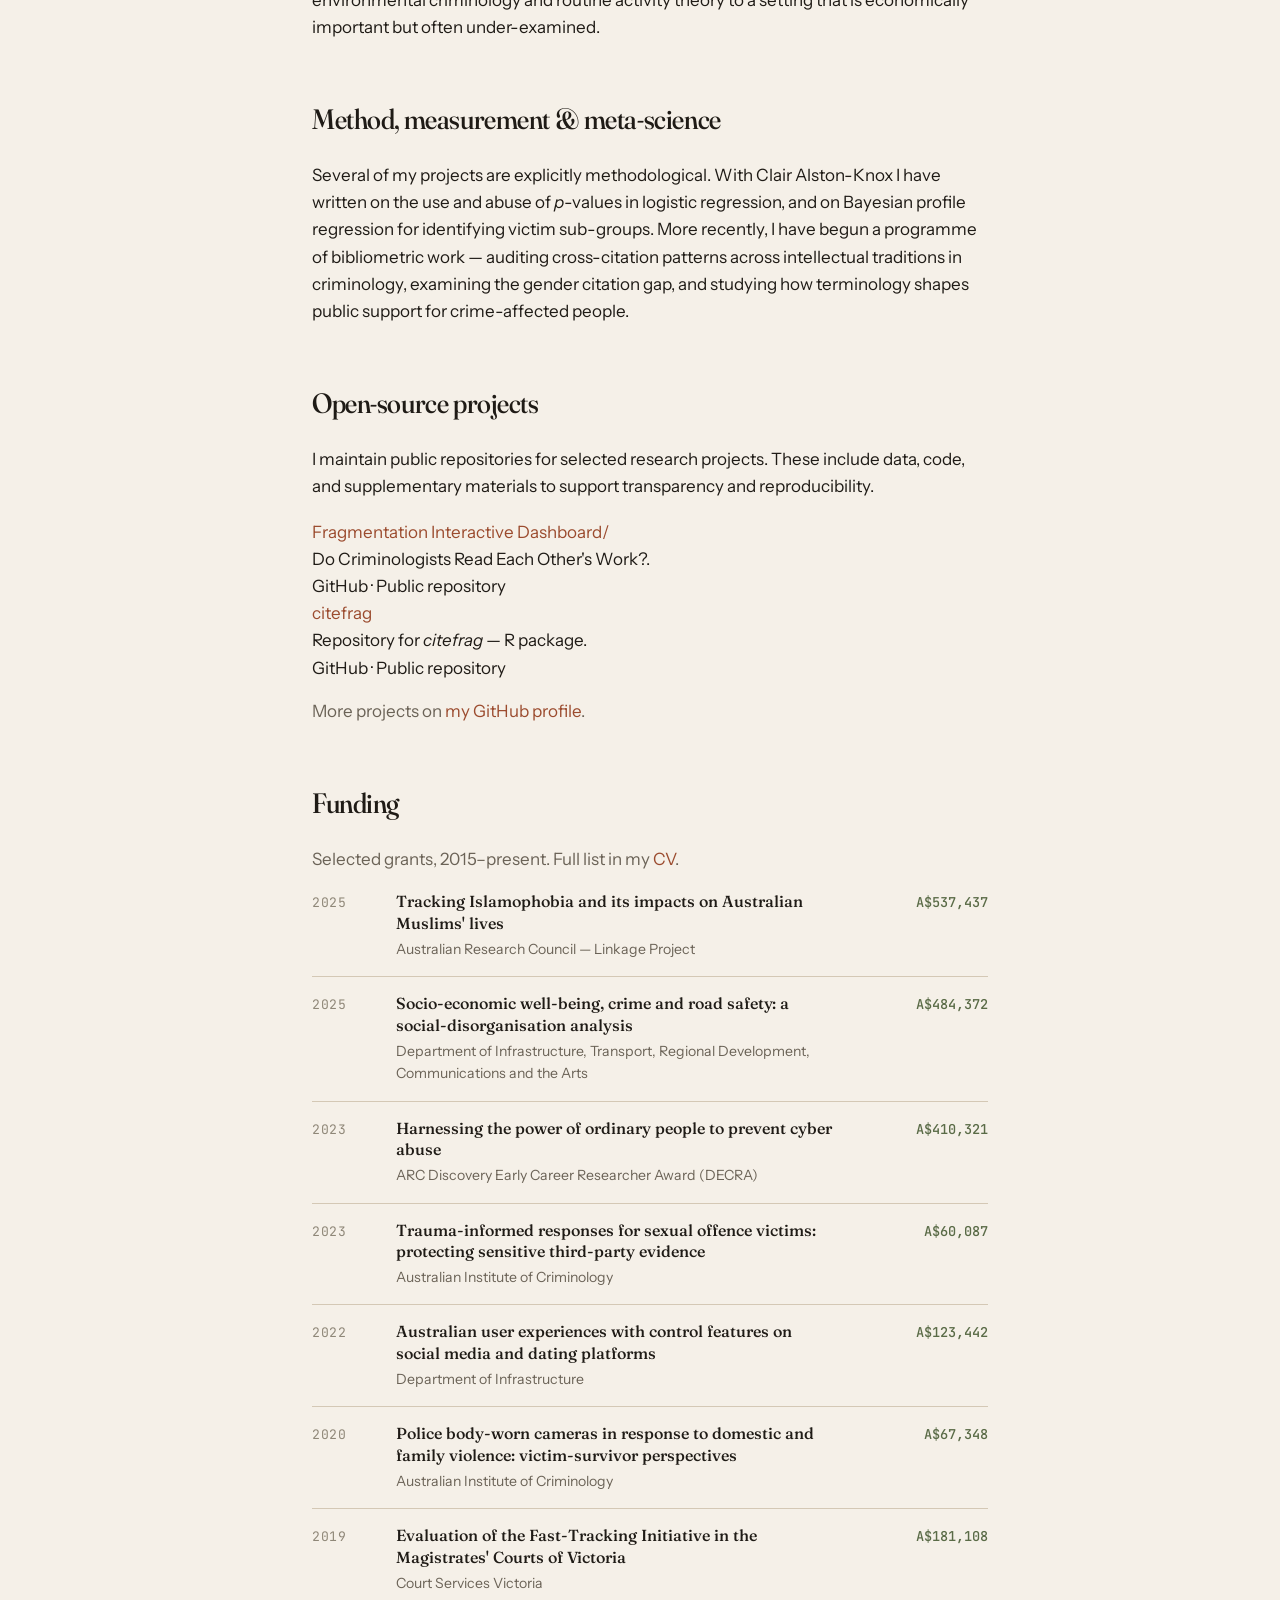
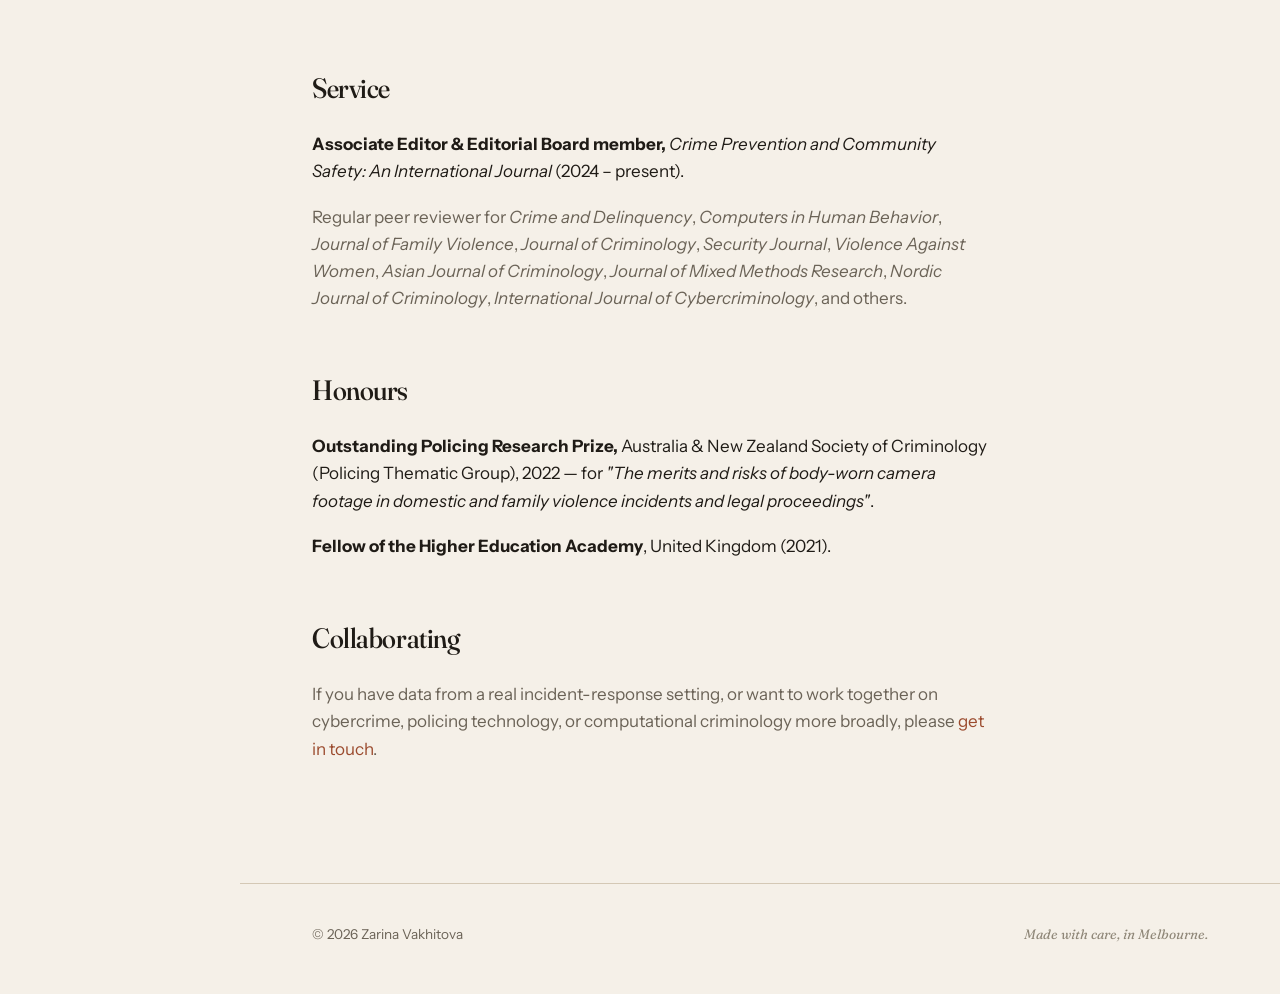
<file: research.html>
<!DOCTYPE html>
<html lang="en">
<head>
<meta charset="UTF-8">
<meta name="viewport" content="width=device-width, initial-scale=1.0">
<title>Research | Zarina Vakhitova</title>
<meta name="description" content="Research on cyber abuse, online guardianship, ransomware, police body-worn cameras, tourism and crime, and computational criminology.">
<link rel="preconnect" href="https://fonts.googleapis.com">
<link rel="preconnect" href="https://fonts.gstatic.com" crossorigin>
<link href="https://fonts.googleapis.com/css2?family=Fraunces:ital,opsz,wght@0,9..144,300;0,9..144,400;0,9..144,500;0,9..144,600;0,9..144,700;1,9..144,400&family=Instrument+Sans:ital,wght@0,400;0,500;0,600;1,400&family=JetBrains+Mono:wght@400;500&display=swap" rel="stylesheet">
<link rel="stylesheet" href="styles.css">
<link rel="icon" type="image/svg+xml" href="/favicon-alt-light.svg?v=3">
<link rel="icon" type="image/png" sizes="32x32" href="/favicon-32x32.png?v=3">
<link rel="icon" href="/favicon.ico?v=3">
<link rel="apple-touch-icon" sizes="180x180" href="/apple-touch-icon.png?v=3">
</head>
<body>
<div class="layout">

  <aside class="sidebar">
    <div>
      <a href="index.html" class="logo">ZV</a>
      <div class="logo-sub">Zarina Vakhitova</div>
      <nav class="main-nav">
        <a href="index.html">Welcome</a>
        <a href="research.html" class="active">Research</a>
        <a href="publications.html">Publications</a>
        <a href="teaching.html">Teaching</a>
        <a href="media.html">Media</a>
        <a href="students.html">Students</a>
        <a href="cv.pdf" target="_blank" rel="noopener">CV</a>
      </nav>
    </div>
    <div class="sidebar-footer">Melbourne, Australia<br>Monash University</div>
  </aside>

  <main>

    <div class="page-hero">
      <div class="eyebrow">Research</div>
      <h1>Technology, crime, <em>and the people it touches</em></h1>
      <p class="lede">My research examines how technology facilitates, shapes, and can be used to prevent crime. I work across cybercrime victimisation, policing technology, tourism and crime, and the measurement problems that sit underneath all of these — using Bayesian methods, pre-registered experiments, and bibliometric audits.</p>
    </div>

    <section>
      <h2>Cyber abuse and online guardianship</h2>
      <p>A substantial part of my research over the past decade has looked at <span class="highlight">cyber abuse</span> — who becomes a target, who intervenes on their behalf, and what ordinary users do to protect themselves. I've extended routine activity and lifestyle exposure theories into online contexts, examined the role of "guardians" in cyberspace, and used Bayesian profile regression to identify distinct clusters of victims and pathways of harm.</p>
      <p>More recent work in this stream, funded by an ARC DECRA, explores how we can harness the behaviour of ordinary internet users to help prevent cyber abuse.</p>
    </section>

    <section>
      <h2>Ransomware and cyber-extortion</h2>
      <p>With collaborators including Claudio Mezzetti, Zachary Breig, Rajeev Gundur, Volkan Topali and Michael Levi, I am investigating ransomware as a form of online financial crime. This work spans the emotional dynamics of victim decision-making under coercive threat (a pre-registered factorial experiment with a U.S. national sample), the <em>commercialisation</em> of ransomware as it has moved from spray-and-pray to big-game hunting, and the emerging market for ransomware insurance.</p>
    </section>

    <section>
      <h2>Police technology &amp; domestic and family violence</h2>
      <p>Together with Mary Iliadis, Bridget Harris, Danielle Tyson, Asher Flynn, and Delanie Woodlock, I have led a national study examining how police body-worn cameras are used in responses to domestic and family violence. The project looks both at officer perceptions and victim-survivor experiences — and the mismatches between them — and at how BWC footage can facilitate misidentification of the primary aggressor. This work received the Australia and New Zealand Society of Criminology's Outstanding Policing Research prize in 2022.</p>
      <p>A related stream, with Ross Hendy, uses long-run historical data to examine whether the routine arming of Australian police officers affects rates of officer-involved shootings.</p>
    </section>

    <section>
      <h2>Tourism and crime</h2>
      <p>With Rob Mawby, Nicola Helps, Clair Alston-Knox, and Mine Özaşçılar I've written on the criminal geography of tourism: burglary from tourist accommodation, the victimisation of visitors, and how holiday routines create criminal opportunities. This work connects environmental criminology and routine activity theory to a setting that is economically important but often under-examined.</p>
    </section>

    <section>
      <h2>Method, measurement &amp; meta-science</h2>
      <p>Several of my projects are explicitly methodological. With Clair Alston-Knox I have written on the use and abuse of <em>p</em>-values in logistic regression, and on Bayesian profile regression for identifying victim sub-groups. More recently, I have begun a programme of bibliometric work — auditing cross-citation patterns across intellectual traditions in criminology, examining the gender citation gap, and studying how terminology shapes public support for crime-affected people.</p>
    </section>

    <section>
      <h2>Open-source projects</h2>
      <p>I maintain public repositories for selected research projects. These include data, code, and supplementary materials to support transparency and reproducibility.</p>
      <div class="repo-list">
        <div class="repo-card">
          <div class="repo-name"><a href="https://zarina-vakhitova.github.io/criminology-fragmentation/" target="_blank" rel="noopener">Fragmentation Interactive Dashboard/</a></div>
          <div class="repo-desc">Do Criminologists Read Each Other's Work?.</div>
          <div class="repo-meta">GitHub · Public repository</div>
        </div>
        <div class="repo-card">
          <div class="repo-name"><a href="https://github.com/zarina-vakhitova/citefrag" target="_blank" rel="noopener">citefrag</a></div>
          <div class="repo-desc">Repository for <em>citefrag</em> — R package.</div>
          <div class="repo-meta">GitHub · Public repository</div>
        </div>
      </div>
      <p class="muted" style="margin-top: 1rem;">More projects on <a href="https://github.com/zarina-vakhitova" target="_blank" rel="noopener">my GitHub profile</a>.</p>
    </section>

    <section>
      <h2>Funding</h2>
      <p class="muted">Selected grants, 2015–present. Full list in my <a href="cv.pdf" target="_blank" rel="noopener">CV</a>.</p>
      <div class="funding-list">
        <div class="grant">
          <div class="grant-year">2025</div>
          <div>
            <div class="grant-title">Tracking Islamophobia and its impacts on Australian Muslims' lives</div>
            <div class="grant-funder">Australian Research Council — Linkage Project</div>
          </div>
          <div class="grant-amount">A$537,437</div>
        </div>
        <div class="grant">
          <div class="grant-year">2025</div>
          <div>
            <div class="grant-title">Socio-economic well-being, crime and road safety: a social-disorganisation analysis</div>
            <div class="grant-funder">Department of Infrastructure, Transport, Regional Development, Communications and the Arts</div>
          </div>
          <div class="grant-amount">A$484,372</div>
        </div>
        <div class="grant">
          <div class="grant-year">2023</div>
          <div>
            <div class="grant-title">Harnessing the power of ordinary people to prevent cyber abuse</div>
            <div class="grant-funder">ARC Discovery Early Career Researcher Award (DECRA)</div>
          </div>
          <div class="grant-amount">A$410,321</div>
        </div>
        <div class="grant">
          <div class="grant-year">2023</div>
          <div>
            <div class="grant-title">Trauma-informed responses for sexual offence victims: protecting sensitive third-party evidence</div>
            <div class="grant-funder">Australian Institute of Criminology</div>
          </div>
          <div class="grant-amount">A$60,087</div>
        </div>
        <div class="grant">
          <div class="grant-year">2022</div>
          <div>
            <div class="grant-title">Australian user experiences with control features on social media and dating platforms</div>
            <div class="grant-funder">Department of Infrastructure</div>
          </div>
          <div class="grant-amount">A$123,442</div>
        </div>
        <div class="grant">
          <div class="grant-year">2020</div>
          <div>
            <div class="grant-title">Police body-worn cameras in response to domestic and family violence: victim-survivor perspectives</div>
            <div class="grant-funder">Australian Institute of Criminology</div>
          </div>
          <div class="grant-amount">A$67,348</div>
        </div>
        <div class="grant">
          <div class="grant-year">2019</div>
          <div>
            <div class="grant-title">Evaluation of the Fast-Tracking Initiative in the Magistrates' Courts of Victoria</div>
            <div class="grant-funder">Court Services Victoria</div>
          </div>
          <div class="grant-amount">A$181,108</div>
        </div>
      </div>
    </section>

    <section>
      <h2>Service</h2>
      <p><strong>Associate Editor &amp; Editorial Board member,</strong> <em>Crime Prevention and Community Safety: An International Journal</em> (2024 – present).</p>
      <p class="muted">Regular peer reviewer for <em>Crime and Delinquency</em>, <em>Computers in Human Behavior</em>, <em>Journal of Family Violence</em>, <em>Journal of Criminology</em>, <em>Security Journal</em>, <em>Violence Against Women</em>, <em>Asian Journal of Criminology</em>, <em>Journal of Mixed Methods Research</em>, <em>Nordic Journal of Criminology</em>, <em>International Journal of Cybercriminology</em>, and others.</p>
    </section>

    <section>
      <h2>Honours</h2>
      <p><strong>Outstanding Policing Research Prize,</strong> Australia &amp; New Zealand Society of Criminology (Policing Thematic Group), 2022 — for <em>"The merits and risks of body-worn camera footage in domestic and family violence incidents and legal proceedings"</em>.</p>
      <p><strong>Fellow of the Higher Education Academy</strong>, United Kingdom (2021).</p>
    </section>

    <section>
      <h2>Collaborating</h2>
      <p class="muted">If you have data from a real incident-response setting, or want to work together on cybercrime, policing technology, or computational criminology more broadly, please <a href="mailto:zarina.vakhitova@monash.edu">get in touch</a>.</p>
    </section>

  </main>

  <footer>
    <div>© 2026 Zarina Vakhitova</div>
    <div class="sig">Made with care, in Melbourne.</div>
  </footer>

</div>
</body>
</html>
</file>
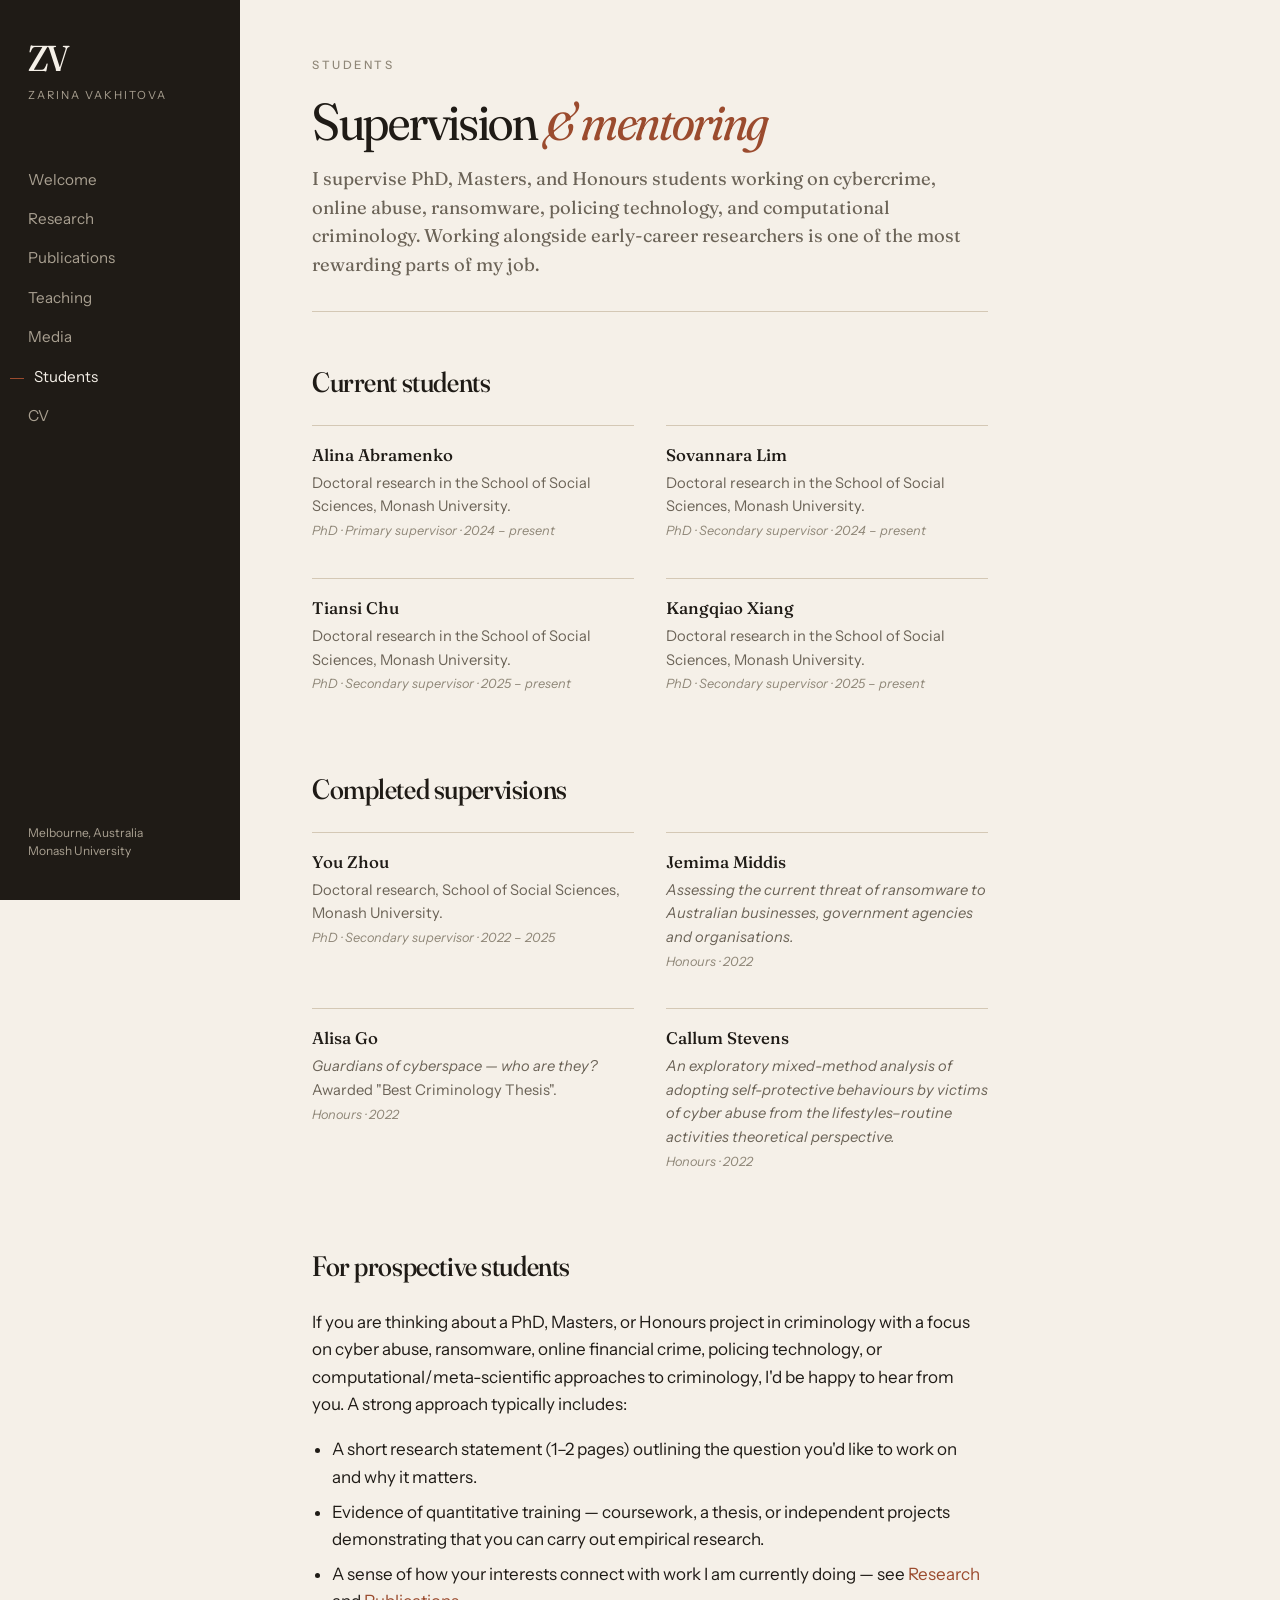
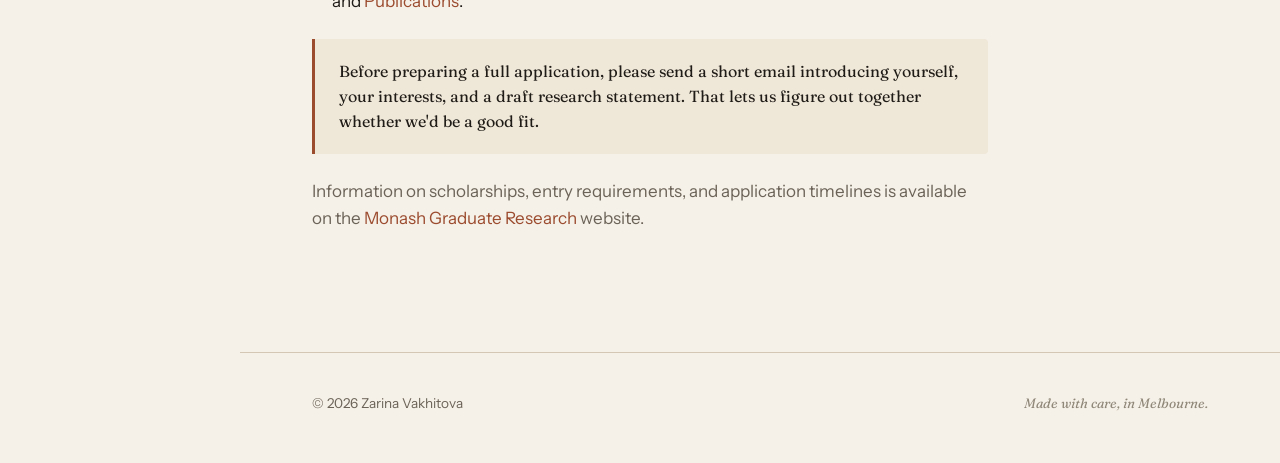
<file: students.html>
<!DOCTYPE html>
<html lang="en">
<head>
<meta charset="UTF-8">
<meta name="viewport" content="width=device-width, initial-scale=1.0">
<title>Students | Zarina Vakhitova</title>
<meta name="description" content="Current and former research students supervised by Zarina Vakhitova at Monash University.">
<link rel="preconnect" href="https://fonts.googleapis.com">
<link rel="preconnect" href="https://fonts.gstatic.com" crossorigin>
<link href="https://fonts.googleapis.com/css2?family=Fraunces:ital,opsz,wght@0,9..144,300;0,9..144,400;0,9..144,500;0,9..144,600;0,9..144,700;1,9..144,400&family=Instrument+Sans:ital,wght@0,400;0,500;0,600;1,400&family=JetBrains+Mono:wght@400;500&display=swap" rel="stylesheet">
<link rel="stylesheet" href="styles.css">
<link rel="icon" type="image/svg+xml" href="/favicon-alt-light.svg?v=3">
<link rel="icon" type="image/png" sizes="32x32" href="/favicon-32x32.png?v=3">
<link rel="icon" href="/favicon.ico?v=3">
<link rel="apple-touch-icon" sizes="180x180" href="/apple-touch-icon.png?v=3">
</head>
<body>
<div class="layout">

  <aside class="sidebar">
    <div>
      <a href="index.html" class="logo">ZV</a>
      <div class="logo-sub">Zarina Vakhitova</div>
      <nav class="main-nav">
        <a href="index.html">Welcome</a>
        <a href="research.html">Research</a>
        <a href="publications.html">Publications</a>
        <a href="teaching.html">Teaching</a>
        <a href="media.html">Media</a>
        <a href="students.html" class="active">Students</a>
        <a href="cv.pdf" target="_blank" rel="noopener">CV</a>
      </nav>
    </div>
    <div class="sidebar-footer">Melbourne, Australia<br>Monash University</div>
  </aside>

  <main>

    <div class="page-hero">
      <div class="eyebrow">Students</div>
      <h1>Supervision <em>& mentoring</em></h1>
      <p class="lede">I supervise PhD, Masters, and Honours students working on cybercrime, online abuse, ransomware, policing technology, and computational criminology. Working alongside early-career researchers is one of the most rewarding parts of my job.</p>
    </div>

    <section>
      <h2>Current students</h2>
      <div class="student-list">
        <div class="student">
          <div class="student-name">Alina Abramenko</div>
          <div class="student-topic">Doctoral research in the School of Social Sciences, Monash University.</div>
          <div class="student-status">PhD · Primary supervisor · 2024 – present</div>
        </div>
        <div class="student">
          <div class="student-name">Sovannara Lim</div>
          <div class="student-topic">Doctoral research in the School of Social Sciences, Monash University.</div>
          <div class="student-status">PhD · Secondary supervisor · 2024 – present</div>
        </div>
        <div class="student">
          <div class="student-name">Tiansi Chu</div>
          <div class="student-topic">Doctoral research in the School of Social Sciences, Monash University.</div>
          <div class="student-status">PhD · Secondary supervisor · 2025 – present</div>
        </div>
        <div class="student">
          <div class="student-name">Kangqiao Xiang</div>
          <div class="student-topic">Doctoral research in the School of Social Sciences, Monash University.</div>
          <div class="student-status">PhD · Secondary supervisor · 2025 – present</div>
        </div>
      </div>
    </section>

    <section>
      <h2>Completed supervisions</h2>
      <div class="student-list">
        <div class="student">
          <div class="student-name">You Zhou</div>
          <div class="student-topic">Doctoral research, School of Social Sciences, Monash University.</div>
          <div class="student-status">PhD · Secondary supervisor · 2022 – 2025</div>
        </div>
        <div class="student">
          <div class="student-name">Jemima Middis</div>
          <div class="student-topic"><em>Assessing the current threat of ransomware to Australian businesses, government agencies and organisations.</em></div>
          <div class="student-status">Honours · 2022</div>
        </div>
        <div class="student">
          <div class="student-name">Alisa Go</div>
          <div class="student-topic"><em>Guardians of cyberspace — who are they?</em> Awarded "Best Criminology Thesis".</div>
          <div class="student-status">Honours · 2022</div>
        </div>
        <div class="student">
          <div class="student-name">Callum Stevens</div>
          <div class="student-topic"><em>An exploratory mixed-method analysis of adopting self-protective behaviours by victims of cyber abuse from the lifestyles–routine activities theoretical perspective.</em></div>
          <div class="student-status">Honours · 2022</div>
        </div>
      </div>
    </section>

    <section>
      <h2>For prospective students</h2>
      <p>If you are thinking about a PhD, Masters, or Honours project in criminology with a focus on cyber abuse, ransomware, online financial crime, policing technology, or computational/meta-scientific approaches to criminology, I'd be happy to hear from you. A strong approach typically includes:</p>
      <ul style="padding-left: 1.25rem; color: var(--ink); margin-bottom: 1.25rem;">
        <li style="margin-bottom: 0.5rem;">A short research statement (1–2 pages) outlining the question you'd like to work on and why it matters.</li>
        <li style="margin-bottom: 0.5rem;">Evidence of quantitative training — coursework, a thesis, or independent projects demonstrating that you can carry out empirical research.</li>
        <li style="margin-bottom: 0.5rem;">A sense of how your interests connect with work I am currently doing — see <a href="research.html">Research</a> and <a href="publications.html">Publications</a>.</li>
      </ul>

      <div class="callout">
        Before preparing a full application, please send a short email introducing yourself, your interests, and a draft research statement. That lets us figure out together whether we'd be a good fit.
      </div>

      <p class="muted">Information on scholarships, entry requirements, and application timelines is available on the <a href="https://www.monash.edu/graduate-research" target="_blank" rel="noopener">Monash Graduate Research</a> website.</p>
    </section>

  </main>

  <footer>
    <div>© 2026 Zarina Vakhitova</div>
    <div class="sig">Made with care, in Melbourne.</div>
  </footer>

</div>
</body>
</html>
</file>
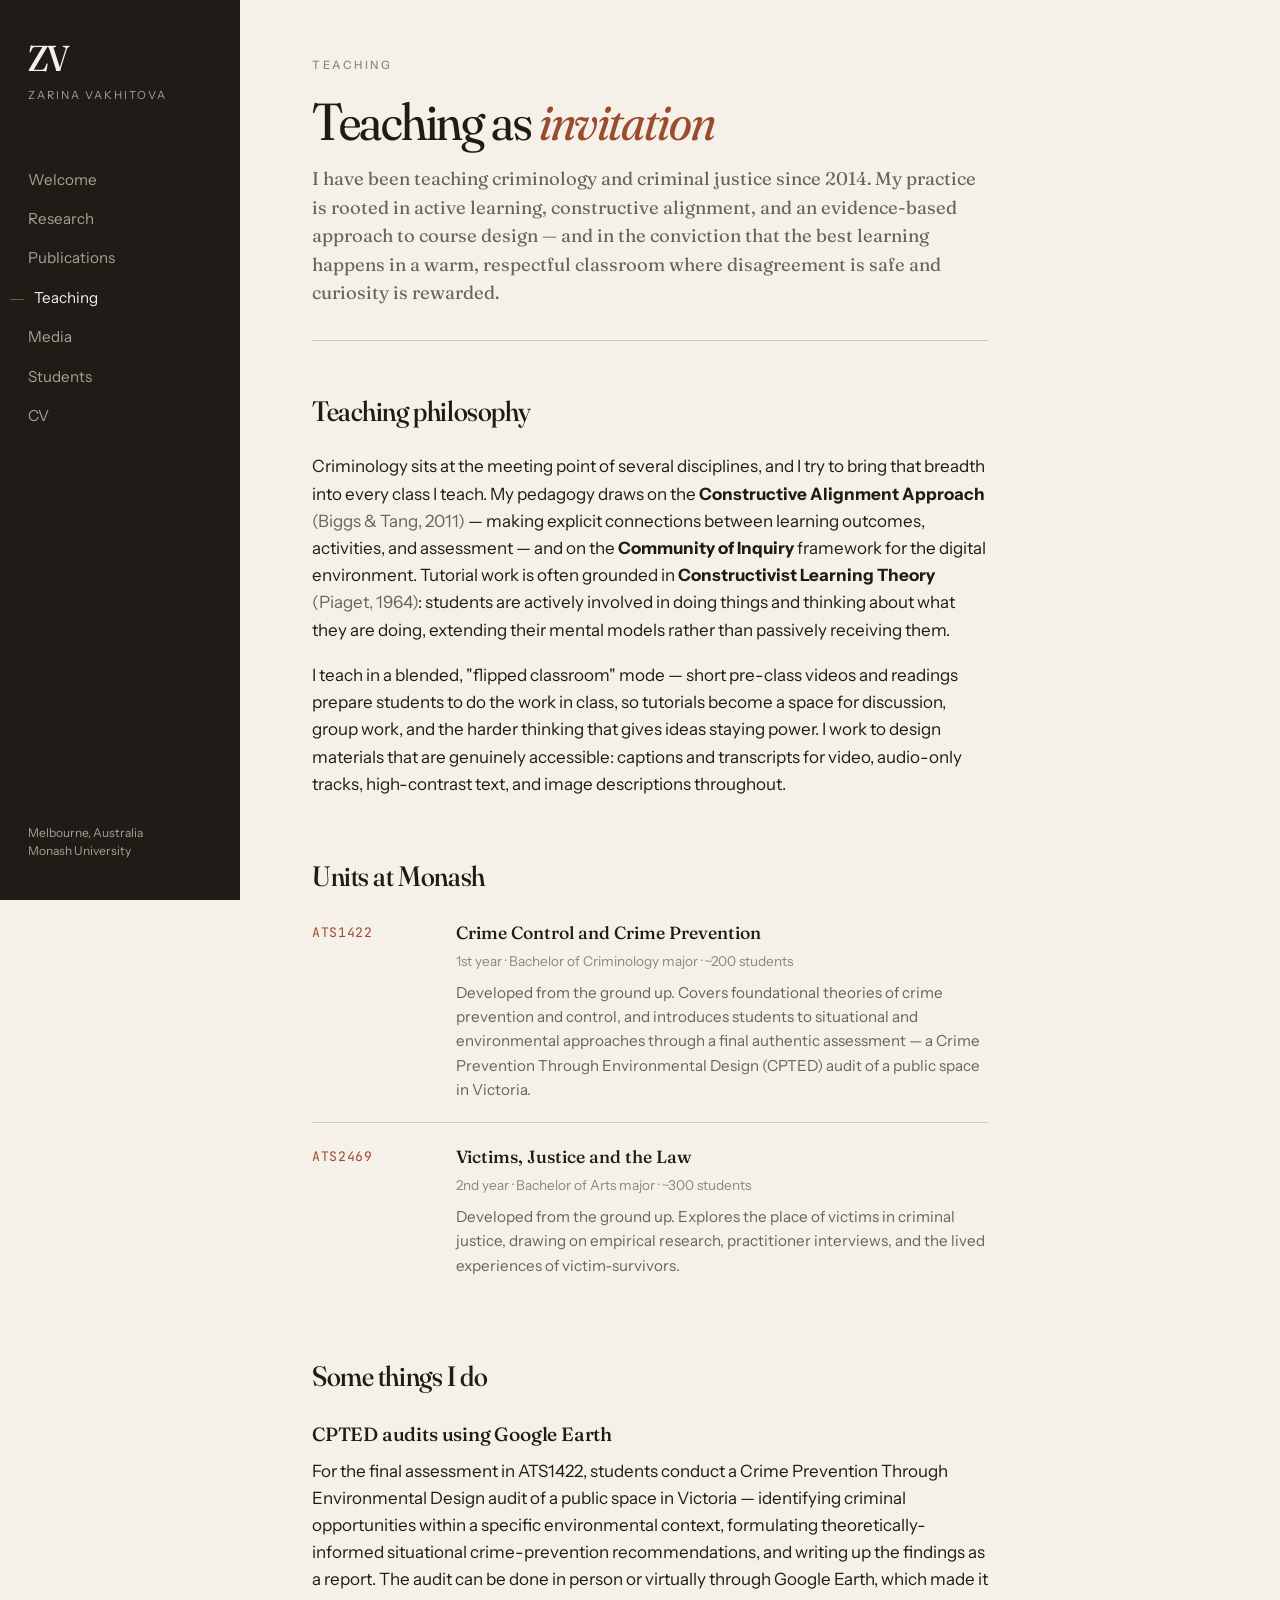
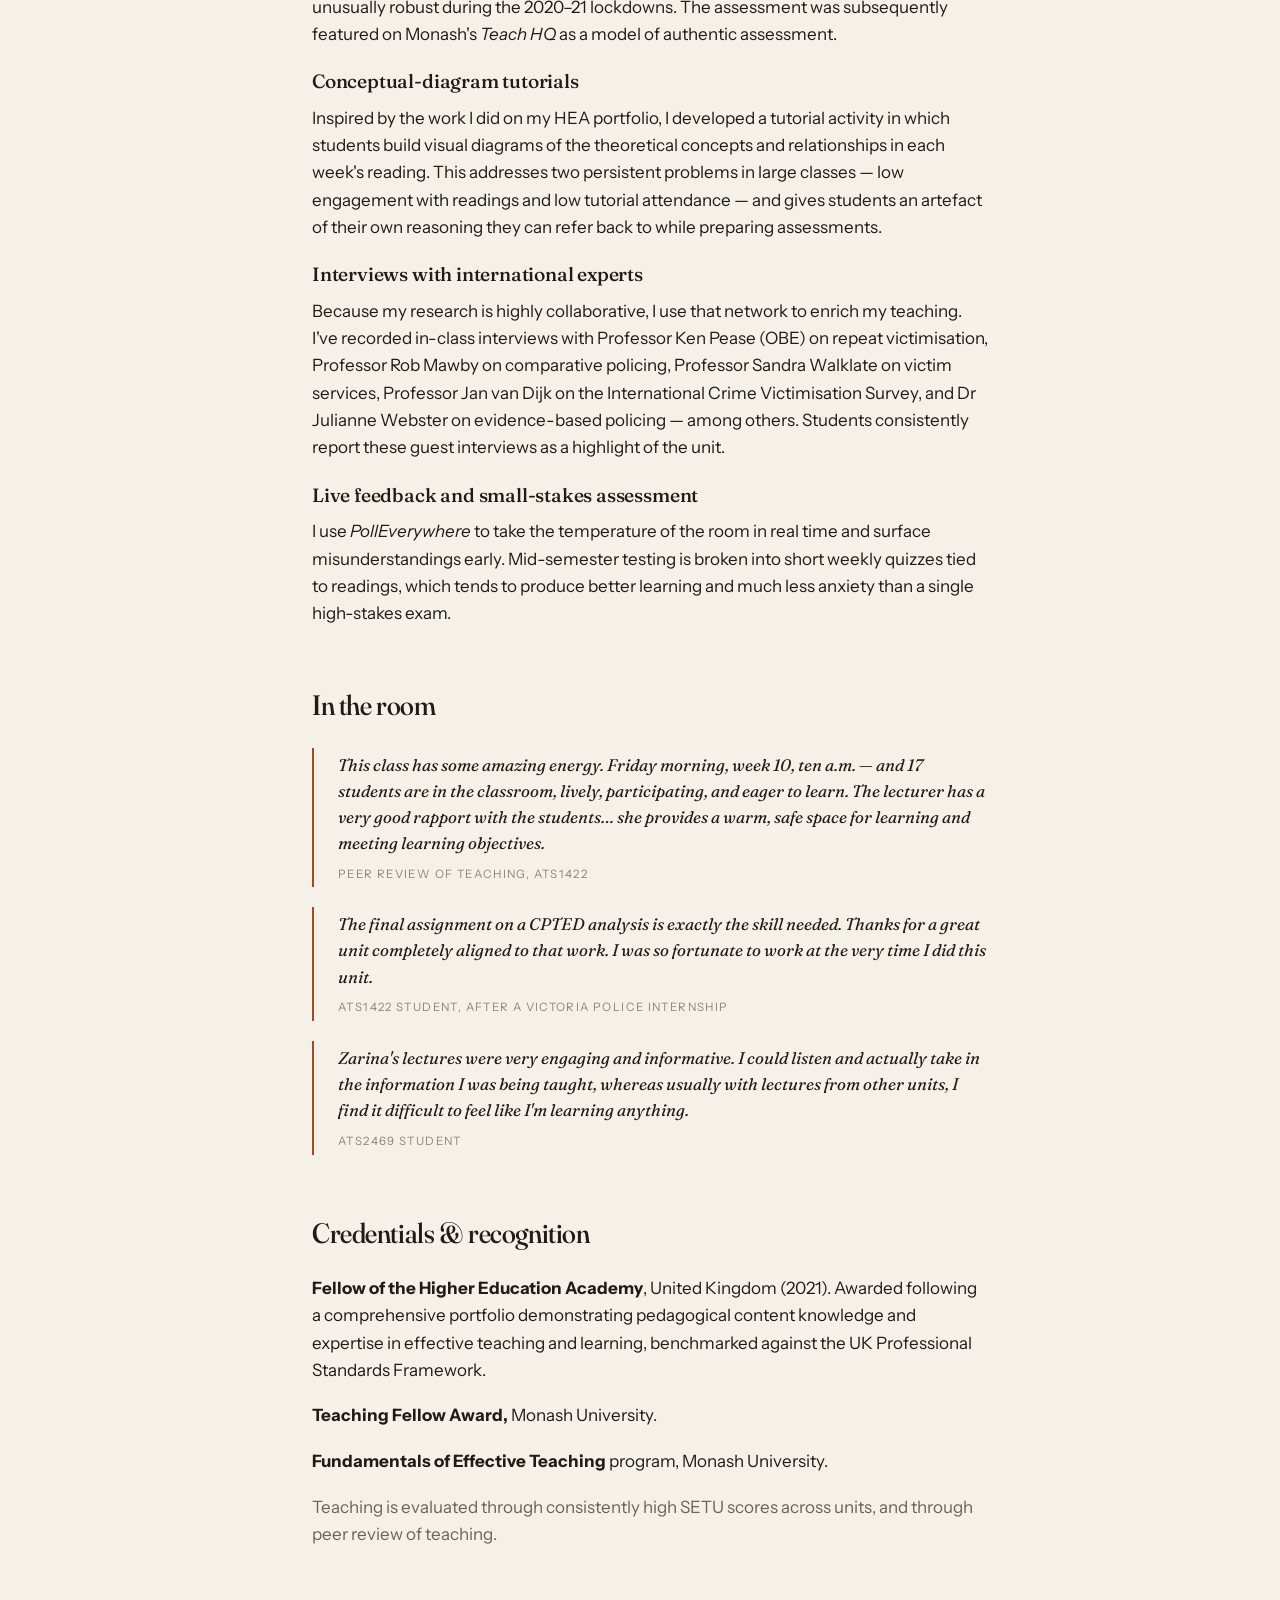
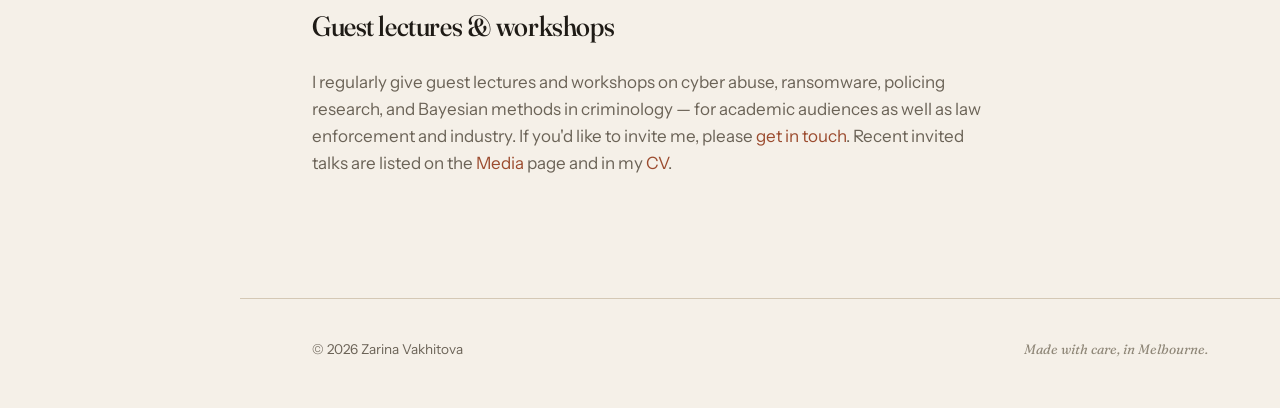
<file: teaching.html>
<!DOCTYPE html>
<html lang="en">
<head>
<meta charset="UTF-8">
<meta name="viewport" content="width=device-width, initial-scale=1.0">
<title>Teaching | Zarina Vakhitova</title>
<meta name="description" content="Teaching in criminology at Monash University — units, teaching philosophy, and innovations in blended and active learning.">
<link rel="preconnect" href="https://fonts.googleapis.com">
<link rel="preconnect" href="https://fonts.gstatic.com" crossorigin>
<link href="https://fonts.googleapis.com/css2?family=Fraunces:ital,opsz,wght@0,9..144,300;0,9..144,400;0,9..144,500;0,9..144,600;0,9..144,700;1,9..144,400&family=Instrument+Sans:ital,wght@0,400;0,500;0,600;1,400&family=JetBrains+Mono:wght@400;500&display=swap" rel="stylesheet">
<link rel="stylesheet" href="styles.css">
<link rel="icon" type="image/svg+xml" href="/favicon-alt-light.svg?v=3">
<link rel="icon" type="image/png" sizes="32x32" href="/favicon-32x32.png?v=3">
<link rel="icon" href="/favicon.ico?v=3">
<link rel="apple-touch-icon" sizes="180x180" href="/apple-touch-icon.png?v=3">
</head>
<body>
<div class="layout">

  <aside class="sidebar">
    <div>
      <a href="index.html" class="logo">ZV</a>
      <div class="logo-sub">Zarina Vakhitova</div>
      <nav class="main-nav">
        <a href="index.html">Welcome</a>
        <a href="research.html">Research</a>
        <a href="publications.html">Publications</a>
        <a href="teaching.html" class="active">Teaching</a>
        <a href="media.html">Media</a>
        <a href="students.html">Students</a>
        <a href="cv.pdf" target="_blank" rel="noopener">CV</a>
      </nav>
    </div>
    <div class="sidebar-footer">Melbourne, Australia<br>Monash University</div>
  </aside>

  <main>

    <div class="page-hero">
      <div class="eyebrow">Teaching</div>
      <h1>Teaching as <em>invitation</em></h1>
      <p class="lede">I have been teaching criminology and criminal justice since 2014. My practice is rooted in active learning, constructive alignment, and an evidence-based approach to course design — and in the conviction that the best learning happens in a warm, respectful classroom where disagreement is safe and curiosity is rewarded.</p>
    </div>

    <section>
      <h2>Teaching philosophy</h2>
      <p>Criminology sits at the meeting point of several disciplines, and I try to bring that breadth into every class I teach. My pedagogy draws on the <strong>Constructive Alignment Approach</strong> <span class="muted">(Biggs &amp; Tang, 2011)</span> — making explicit connections between learning outcomes, activities, and assessment — and on the <strong>Community of Inquiry</strong> framework for the digital environment. Tutorial work is often grounded in <strong>Constructivist Learning Theory</strong> <span class="muted">(Piaget, 1964)</span>: students are actively involved in doing things and thinking about what they are doing, extending their mental models rather than passively receiving them.</p>
      <p>I teach in a blended, "flipped classroom" mode — short pre-class videos and readings prepare students to do the work in class, so tutorials become a space for discussion, group work, and the harder thinking that gives ideas staying power. I work to design materials that are genuinely accessible: captions and transcripts for video, audio-only tracks, high-contrast text, and image descriptions throughout.</p>
    </section>

    <section>
      <h2>Units at Monash</h2>
      <div class="course-list">
        <div class="course">
          <div class="course-code">ATS1422</div>
          <div>
            <div class="course-title">Crime Control and Crime Prevention</div>
            <div class="course-meta">1st year · Bachelor of Criminology major · ~200 students</div>
            <div class="course-desc">Developed from the ground up. Covers foundational theories of crime prevention and control, and introduces students to situational and environmental approaches through a final authentic assessment — a Crime Prevention Through Environmental Design (CPTED) audit of a public space in Victoria.</div>
          </div>
        </div>
        <div class="course">
          <div class="course-code">ATS2469</div>
          <div>
            <div class="course-title">Victims, Justice and the Law</div>
            <div class="course-meta">2nd year · Bachelor of Arts major · ~300 students</div>
            <div class="course-desc">Developed from the ground up. Explores the place of victims in criminal justice, drawing on empirical research, practitioner interviews, and the lived experiences of victim-survivors.</div>
          </div>
        </div>
      </div>
    </section>

    <section>
      <h2>Some things I do</h2>

      <h3>CPTED audits using Google Earth</h3>
      <p>For the final assessment in ATS1422, students conduct a Crime Prevention Through Environmental Design audit of a public space in Victoria — identifying criminal opportunities within a specific environmental context, formulating theoretically-informed situational crime-prevention recommendations, and writing up the findings as a report. The audit can be done in person or virtually through Google Earth, which made it unusually robust during the 2020–21 lockdowns. The assessment was subsequently featured on Monash's <em>Teach HQ</em> as a model of authentic assessment.</p>

      <h3>Conceptual-diagram tutorials</h3>
      <p>Inspired by the work I did on my HEA portfolio, I developed a tutorial activity in which students build visual diagrams of the theoretical concepts and relationships in each week's reading. This addresses two persistent problems in large classes — low engagement with readings and low tutorial attendance — and gives students an artefact of their own reasoning they can refer back to while preparing assessments.</p>

      <h3>Interviews with international experts</h3>
      <p>Because my research is highly collaborative, I use that network to enrich my teaching. I've recorded in-class interviews with Professor Ken Pease (OBE) on repeat victimisation, Professor Rob Mawby on comparative policing, Professor Sandra Walklate on victim services, Professor Jan van Dijk on the International Crime Victimisation Survey, and Dr Julianne Webster on evidence-based policing — among others. Students consistently report these guest interviews as a highlight of the unit.</p>

      <h3>Live feedback and small-stakes assessment</h3>
      <p>I use <em>PollEverywhere</em> to take the temperature of the room in real time and surface misunderstandings early. Mid-semester testing is broken into short weekly quizzes tied to readings, which tends to produce better learning and much less anxiety than a single high-stakes exam.</p>
    </section>

    <section>
      <h2>In the room</h2>
      <div class="quote">
        This class has some amazing energy. Friday morning, week 10, ten a.m. — and 17 students are in the classroom, lively, participating, and eager to learn. The lecturer has a very good rapport with the students… she provides a warm, safe space for learning and meeting learning objectives.
        <cite>Peer review of teaching, ATS1422</cite>
      </div>
      <div class="quote">
        The final assignment on a CPTED analysis is exactly the skill needed. Thanks for a great unit completely aligned to that work. I was so fortunate to work at the very time I did this unit.
        <cite>ATS1422 student, after a Victoria Police internship</cite>
      </div>
      <div class="quote">
        Zarina's lectures were very engaging and informative. I could listen and actually take in the information I was being taught, whereas usually with lectures from other units, I find it difficult to feel like I'm learning anything.
        <cite>ATS2469 student</cite>
      </div>
    </section>

    <section>
      <h2>Credentials &amp; recognition</h2>
      <p><strong>Fellow of the Higher Education Academy</strong>, United Kingdom (2021). Awarded following a comprehensive portfolio demonstrating pedagogical content knowledge and expertise in effective teaching and learning, benchmarked against the UK Professional Standards Framework.</p>
      <p><strong>Teaching Fellow Award,</strong> Monash University.</p>
      <p><strong>Fundamentals of Effective Teaching</strong> program, Monash University.</p>
      <p class="muted">Teaching is evaluated through consistently high SETU scores across units, and through peer review of teaching.</p>
    </section>

    <section>
      <h2>Guest lectures &amp; workshops</h2>
      <p class="muted">I regularly give guest lectures and workshops on cyber abuse, ransomware, policing research, and Bayesian methods in criminology — for academic audiences as well as law enforcement and industry. If you'd like to invite me, please <a href="mailto:zarina.vakhitova@monash.edu">get in touch</a>. Recent invited talks are listed on the <a href="media.html">Media</a> page and in my <a href="cv.pdf" target="_blank" rel="noopener">CV</a>.</p>
    </section>

  </main>

  <footer>
    <div>© 2026 Zarina Vakhitova</div>
    <div class="sig">Made with care, in Melbourne.</div>
  </footer>

</div>
</body>
</html>
</file>
<file: styles.css>
/* =========================================================
   Zarina Vakhitova — shared stylesheet
   Tweak the variables in :root to change the whole palette.
   ========================================================= */

:root {
  --bg: #F5F0E8;
  --bg-panel: #EFE7D8;
  --ink: #1F1B16;
  --ink-muted: #6B6357;
  --ink-faint: #8F8778;
  --accent: #9B4B2E;          /* terracotta */
  --accent-hover: #7D3A23;
  --accent-soft: #E8D4C4;
  --secondary: #5A6B47;       /* sage / olive */
  --rule: #D4C8B5;
  --sidebar-bg: #1F1B16;
  --sidebar-ink: #F5F0E8;
  --sidebar-muted: #A9A091;
}

* { box-sizing: border-box; margin: 0; padding: 0; }

html { scroll-behavior: smooth; }

body {
  background: var(--bg);
  color: var(--ink);
  font-family: 'Instrument Sans', -apple-system, sans-serif;
  font-size: 17px;
  line-height: 1.6;
  -webkit-font-smoothing: antialiased;
}

a {
  color: var(--accent);
  text-decoration: none;
  border-bottom: 1px solid transparent;
  transition: border-color .2s, color .2s;
}
a:hover { color: var(--accent-hover); border-bottom-color: var(--accent); }

/* ---------------- Layout ---------------- */
.layout {
  display: grid;
  grid-template-columns: 240px 1fr;
  min-height: 100vh;
}

/* ---------------- Sidebar ---------------- */
.sidebar {
  background: var(--sidebar-bg);
  color: var(--sidebar-ink);
  padding: 2.5rem 1.75rem;
  position: sticky;
  top: 0;
  height: 100vh;
  display: flex;
  flex-direction: column;
  overflow-y: auto;
}

.logo {
  font-family: 'Fraunces', serif;
  font-weight: 500;
  font-size: 2.25rem;
  letter-spacing: -0.02em;
  color: var(--sidebar-ink);
  border-bottom: none;
  line-height: 1;
  display: inline-block;
  font-variation-settings: "opsz" 144, "SOFT" 50;
}
.logo:hover { color: var(--accent-soft); border-bottom: none; }

.logo-sub {
  font-family: 'Instrument Sans', sans-serif;
  font-size: 0.7rem;
  text-transform: uppercase;
  letter-spacing: 0.18em;
  color: var(--sidebar-muted);
  margin-top: 0.5rem;
}

nav.main-nav {
  margin-top: 3.5rem;
  display: flex;
  flex-direction: column;
  gap: 0.15rem;
}

nav.main-nav a {
  color: var(--sidebar-muted);
  font-size: 0.95rem;
  padding: 0.4rem 0;
  border: none;
  transition: color .18s, padding-left .18s;
}
nav.main-nav a:hover,
nav.main-nav a.active {
  color: var(--sidebar-ink);
  padding-left: 0.35rem;
  border-bottom: none;
}
nav.main-nav a.active::before {
  content: "";
  display: inline-block;
  width: 14px;
  height: 1px;
  background: var(--accent);
  vertical-align: middle;
  margin-right: 10px;
  margin-left: -24px;
}

.sidebar-footer {
  margin-top: auto;
  padding-top: 2rem;
  font-size: 0.75rem;
  color: var(--sidebar-muted);
  line-height: 1.5;
}

/* ---------------- Main content ---------------- */
main {
  padding: 3.5rem 4.5rem 4rem;
  max-width: 820px;
}

.eyebrow {
  font-size: 0.72rem;
  letter-spacing: 0.22em;
  text-transform: uppercase;
  color: var(--ink-faint);
  margin-bottom: 1.25rem;
  font-weight: 500;
}

h1.name {
  font-family: 'Fraunces', serif;
  font-weight: 400;
  font-size: clamp(2.5rem, 5vw, 3.75rem);
  line-height: 1.05;
  letter-spacing: -0.025em;
  margin-bottom: 1.5rem;
  font-variation-settings: "opsz" 144, "SOFT" 50;
}
h1.name em { font-style: italic; color: var(--accent); font-weight: 400; }

/* ---------------- Hero (index) ---------------- */
.hero {
  display: grid;
  grid-template-columns: 1fr 200px;
  gap: 2.5rem;
  align-items: start;
  padding-bottom: 2.5rem;
  border-bottom: 1px solid var(--rule);
  margin-bottom: 3rem;
}

.hero-photo {
  width: 200px;
  aspect-ratio: 4 / 5;
  border-radius: 4px;
  overflow: hidden;
  box-shadow: 0 1px 3px rgba(31,27,22,.08), 0 20px 40px -20px rgba(31,27,22,.25);
  background: var(--accent-soft);
}
.hero-photo img {
  width: 100%;
  height: 100%;
  object-fit: cover;
  display: block;
  filter: saturate(0.95) contrast(1.02);
  transition: filter .4s ease;
}
.hero-photo:hover img { filter: saturate(1.05) contrast(1.03); }

.affiliations {
  font-family: 'Fraunces', serif;
  font-size: 1.05rem;
  line-height: 1.5;
  color: var(--ink-muted);
  font-variation-settings: "opsz" 14;
}
.affiliations strong { color: var(--ink); font-weight: 500; display: block; }
.affiliations .af-block { margin-top: 0.75rem; }
.affiliations .af-block:first-child { margin-top: 1rem; }

/* ---------------- Page hero (non-index pages) ---------------- */
.page-hero {
  padding-bottom: 2rem;
  border-bottom: 1px solid var(--rule);
  margin-bottom: 3rem;
}
.page-hero h1 {
  font-family: 'Fraunces', serif;
  font-weight: 400;
  font-size: clamp(2.25rem, 4.5vw, 3.25rem);
  line-height: 1.05;
  letter-spacing: -0.025em;
  margin-bottom: 1rem;
  font-variation-settings: "opsz" 144, "SOFT" 50;
}
.page-hero h1 em { font-style: italic; color: var(--accent); font-weight: 400; }
.page-hero .lede {
  font-family: 'Fraunces', serif;
  font-variation-settings: "opsz" 14;
  font-size: 1.15rem;
  color: var(--ink-muted);
  max-width: 62ch;
  line-height: 1.55;
}

/* ---------------- Content sections ---------------- */
section { margin-bottom: 3.5rem; }

h2 {
  font-family: 'Fraunces', serif;
  font-weight: 500;
  font-size: 1.75rem;
  letter-spacing: -0.015em;
  margin-bottom: 1.25rem;
  color: var(--ink);
  font-variation-settings: "opsz" 144, "SOFT" 30;
}

h3 {
  font-family: 'Fraunces', serif;
  font-weight: 500;
  font-size: 1.2rem;
  letter-spacing: -0.01em;
  margin-bottom: 0.5rem;
  color: var(--ink);
  font-variation-settings: "opsz" 14;
}

section p { margin-bottom: 1.15rem; color: var(--ink); }
section p + p { margin-top: 0; }

.highlight {
  background: linear-gradient(transparent 62%, var(--accent-soft) 62%);
  padding: 0 2px;
}

.muted { color: var(--ink-muted); }

/* ---------------- What's New panel ---------------- */
.whats-new {
  background: var(--bg-panel);
  border: 1px solid var(--rule);
  border-radius: 6px;
  padding: 1.75rem 1.9rem;
  margin-bottom: 3.5rem;
}
.whats-new h3 {
  font-family: 'Fraunces', serif;
  font-weight: 500;
  font-size: 0.78rem;
  text-transform: uppercase;
  letter-spacing: 0.2em;
  color: var(--accent);
  margin-bottom: 1rem;
}
.news-item {
  display: grid;
  grid-template-columns: 70px 1fr;
  gap: 1rem;
  padding: 0.75rem 0;
  border-top: 1px solid var(--rule);
  font-size: 0.95rem;
}
.news-item:first-of-type { border-top: none; padding-top: 0; }
.news-date {
  font-family: 'JetBrains Mono', monospace;
  font-size: 0.78rem;
  color: var(--ink-faint);
  padding-top: 3px;
}
.news-body { color: var(--ink); }

/* ---------------- Publications ---------------- */
.pub-year {
  font-family: 'JetBrains Mono', monospace;
  font-size: 0.78rem;
  color: var(--ink-faint);
  text-transform: uppercase;
  letter-spacing: 0.2em;
  margin: 2.5rem 0 1rem;
  padding-bottom: 0.5rem;
  border-bottom: 1px solid var(--rule);
}
.pub-year:first-child { margin-top: 0; }

.pub-list { list-style: none; padding: 0; }
.pub-item {
  padding: 1.1rem 0;
  border-top: 1px solid var(--rule);
}
.pub-item:first-child { border-top: none; padding-top: 0; }
.pub-title {
  font-family: 'Fraunces', serif;
  font-weight: 500;
  font-size: 1.1rem;
  margin-bottom: 0.35rem;
  color: var(--ink);
  font-variation-settings: "opsz" 14;
  line-height: 1.35;
}
.pub-authors { color: var(--ink-muted); font-size: 0.95rem; margin-bottom: 0.25rem; }
.pub-authors strong { color: var(--ink); font-weight: 500; }
.pub-venue { font-style: italic; color: var(--ink-faint); font-size: 0.9rem; }
.pub-links { margin-top: 0.6rem; display: flex; gap: 0.5rem; flex-wrap: wrap; }
.pub-links a {
  font-family: 'Instrument Sans', sans-serif;
  font-size: 0.72rem;
  text-transform: uppercase;
  letter-spacing: 0.12em;
  border: 1px solid var(--rule);
  padding: 0.3rem 0.7rem;
  border-radius: 3px;
  color: var(--ink-muted);
}
.pub-links a:hover {
  background: var(--accent-soft);
  border-color: var(--accent-soft);
  color: var(--ink);
}

/* ---------------- Course list (teaching) ---------------- */
.course-list { display: flex; flex-direction: column; }
.course {
  padding: 1.25rem 0;
  border-top: 1px solid var(--rule);
  display: grid;
  grid-template-columns: 120px 1fr;
  gap: 1.5rem;
  align-items: start;
}
.course:first-child { border-top: none; padding-top: 0; }
.course-code {
  font-family: 'JetBrains Mono', monospace;
  font-size: 0.82rem;
  color: var(--accent);
  padding-top: 3px;
  letter-spacing: 0.05em;
}
.course-title {
  font-family: 'Fraunces', serif;
  font-weight: 500;
  font-size: 1.1rem;
  margin-bottom: 0.25rem;
  font-variation-settings: "opsz" 14;
}
.course-meta { color: var(--ink-faint); font-size: 0.85rem; margin-bottom: 0.5rem; }
.course-desc { color: var(--ink-muted); font-size: 0.95rem; }

/* ---------------- Media list ---------------- */
.media-item {
  display: grid;
  grid-template-columns: 120px 1fr;
  gap: 1.5rem;
  padding: 1.1rem 0;
  border-top: 1px solid var(--rule);
  align-items: baseline;
}
.media-item:first-of-type { border-top: none; padding-top: 0; }
.media-outlet {
  font-family: 'JetBrains Mono', monospace;
  font-size: 0.78rem;
  text-transform: uppercase;
  letter-spacing: 0.12em;
  color: var(--ink-faint);
}
.media-title {
  font-family: 'Fraunces', serif;
  font-size: 1.05rem;
  font-weight: 500;
  margin-bottom: 0.25rem;
  font-variation-settings: "opsz" 14;
}
.media-date { color: var(--ink-faint); font-size: 0.85rem; }

/* ---------------- Student list ---------------- */
.student-list {
  display: grid;
  grid-template-columns: 1fr 1fr;
  gap: 1.25rem 2rem;
  margin-top: 1rem;
}
.student {
  padding: 1rem 0;
  border-top: 1px solid var(--rule);
}
.student-name {
  font-family: 'Fraunces', serif;
  font-weight: 500;
  font-size: 1.05rem;
  margin-bottom: 0.2rem;
  font-variation-settings: "opsz" 14;
}
.student-topic { font-size: 0.92rem; color: var(--ink-muted); margin-bottom: 0.15rem; }
.student-status { font-size: 0.8rem; color: var(--ink-faint); font-style: italic; }

/* ---------------- Connect (index) ---------------- */
.connect-grid {
  display: grid;
  grid-template-columns: 1fr 1fr;
  gap: 1.5rem 2.5rem;
  margin-top: 1.5rem;
}
.connect-item {
  border-top: 1px solid var(--rule);
  padding-top: 0.9rem;
}
.connect-item .label {
  font-size: 0.72rem;
  text-transform: uppercase;
  letter-spacing: 0.16em;
  color: var(--ink-faint);
  margin-bottom: 0.25rem;
}
.connect-item a {
  font-family: 'Fraunces', serif;
  font-size: 1.05rem;
  font-weight: 400;
  border: none;
  font-variation-settings: "opsz" 14;
}

/* ---------------- Funding list ---------------- */
.grant-list { display: flex; flex-direction: column; }
.grant {
  display: grid;
  grid-template-columns: 60px 1fr 130px;
  gap: 1.25rem;
  padding: 0.9rem 0;
  border-top: 1px solid var(--rule);
  align-items: baseline;
}
.grant:first-child { border-top: none; padding-top: 0; }
.grant-year {
  font-family: 'JetBrains Mono', monospace;
  font-size: 0.82rem;
  color: var(--accent);
}
.grant-title {
  font-family: 'Fraunces', serif;
  font-size: 1.02rem;
  font-weight: 500;
  line-height: 1.35;
  font-variation-settings: "opsz" 14;
  margin-bottom: 0.2rem;
}
.grant-funder { color: var(--ink-faint); font-size: 0.85rem; }
.grant-amount {
  font-family: 'JetBrains Mono', monospace;
  font-size: 0.9rem;
  color: var(--ink-muted);
  text-align: right;
}
.grant-total {
  margin-top: 0.75rem;
  padding-top: 0.9rem;
  border-top: 2px solid var(--ink);
  display: flex;
  justify-content: space-between;
  font-family: 'Fraunces', serif;
  font-variation-settings: "opsz" 14;
}
.grant-total strong {
  font-family: 'JetBrains Mono', monospace;
  font-weight: 500;
}

@media (max-width: 860px) {
  .grant {
    grid-template-columns: 1fr;
    gap: 0.25rem;
  }
  .grant-amount { text-align: left; }
}

/* ---------------- Callout box ---------------- */
.callout {
  background: var(--bg-panel);
  border-left: 3px solid var(--accent);
  padding: 1.25rem 1.5rem;
  margin: 1.5rem 0;
  border-radius: 0 4px 4px 0;
  font-family: 'Fraunces', serif;
  font-variation-settings: "opsz" 14;
  color: var(--ink);
  font-size: 1rem;
  line-height: 1.55;
}

/* ---------------- Quotes / testimonials ---------------- */
.quote {
  font-family: 'Fraunces', serif;
  font-variation-settings: "opsz" 14;
  font-style: italic;
  color: var(--ink);
  font-size: 1.05rem;
  line-height: 1.55;
  padding: 0.25rem 0 0.25rem 1.5rem;
  border-left: 2px solid var(--accent);
  margin: 1.25rem 0;
}
.quote cite {
  display: block;
  margin-top: 0.6rem;
  font-style: normal;
  font-size: 0.72rem;
  color: var(--ink-faint);
  letter-spacing: 0.12em;
  text-transform: uppercase;
  font-family: 'Instrument Sans', sans-serif;
}

/* ---------------- Collaborations map ---------------- */
.map-block { margin: 1rem 0 0; }
.map-block img {
  width: 100%;
  height: auto;
  display: block;
  border-radius: 4px;
  background: var(--bg-panel);
  padding: 1rem;
  border: 1px solid var(--rule);
  filter: hue-rotate(-20deg) saturate(0.85);
}
.map-caption {
  font-family: 'Fraunces', serif;
  font-style: italic;
  font-variation-settings: "opsz" 14;
  color: var(--ink-faint);
  font-size: 0.9rem;
  margin-top: 0.75rem;
  text-align: center;
}

/* ---------------- Funding list ---------------- */
.funding-list { display: flex; flex-direction: column; }
.grant {
  display: grid;
  grid-template-columns: 60px 1fr 130px;
  gap: 1.5rem;
  padding: 1rem 0;
  border-top: 1px solid var(--rule);
  align-items: baseline;
}
.grant:first-child { border-top: none; padding-top: 0; }
.grant-year {
  font-family: 'JetBrains Mono', monospace;
  font-size: 0.82rem;
  color: var(--ink-faint);
  letter-spacing: 0.05em;
}
.grant-title {
  font-family: 'Fraunces', serif;
  font-weight: 500;
  font-size: 1rem;
  margin-bottom: 0.2rem;
  font-variation-settings: "opsz" 14;
  line-height: 1.35;
}
.grant-funder { color: var(--ink-muted); font-size: 0.88rem; }
.grant-amount {
  font-family: 'JetBrains Mono', monospace;
  font-size: 0.85rem;
  color: var(--secondary);
  text-align: right;
  font-weight: 500;
}

/* ---------------- Status tags (in press, under review) ---------------- */
.tag {
  display: inline-block;
  font-family: 'Instrument Sans', sans-serif;
  font-size: 0.68rem;
  text-transform: uppercase;
  letter-spacing: 0.14em;
  background: var(--accent-soft);
  color: var(--accent-hover);
  padding: 0.15rem 0.5rem;
  border-radius: 3px;
  margin-left: 0.5rem;
  vertical-align: middle;
  font-weight: 500;
}
.tag.review { background: #DEDBC9; color: var(--secondary); }

/* ---------------- Footer ---------------- */
footer {
  grid-column: 2;
  padding: 2.5rem 4.5rem 3rem;
  border-top: 1px solid var(--rule);
  font-size: 0.85rem;
  color: var(--ink-muted);
  display: flex;
  justify-content: space-between;
  flex-wrap: wrap;
  gap: 1rem;
}
footer .sig {
  font-family: 'Fraunces', serif;
  font-style: italic;
  color: var(--ink-faint);
}

/* ---------------- Responsive ---------------- */
@media (max-width: 860px) {
  .layout { grid-template-columns: 1fr; }
  .sidebar {
    position: static;
    height: auto;
    padding: 1.5rem 1.75rem;
    flex-direction: row;
    align-items: center;
    justify-content: space-between;
    flex-wrap: wrap;
  }
  nav.main-nav {
    margin-top: 0;
    flex-direction: row;
    gap: 0.25rem 1.25rem;
    flex-wrap: wrap;
  }
  nav.main-nav a.active::before { display: none; }
  nav.main-nav a.active { padding-left: 0; }
  .sidebar-footer { display: none; }
  main { padding: 2.5rem 1.75rem 3rem; }
  .hero { grid-template-columns: 1fr; gap: 1.5rem; }
  .hero-photo { width: 160px; }
  .connect-grid { grid-template-columns: 1fr; }
  .student-list { grid-template-columns: 1fr; }
  .course { grid-template-columns: 1fr; gap: 0.25rem; }
  .media-item { grid-template-columns: 1fr; gap: 0.35rem; }
  .grant { grid-template-columns: 1fr; gap: 0.25rem; }
  .grant-amount { text-align: left; }
  footer { padding: 2rem 1.75rem; grid-column: 1; }
}
</file>
